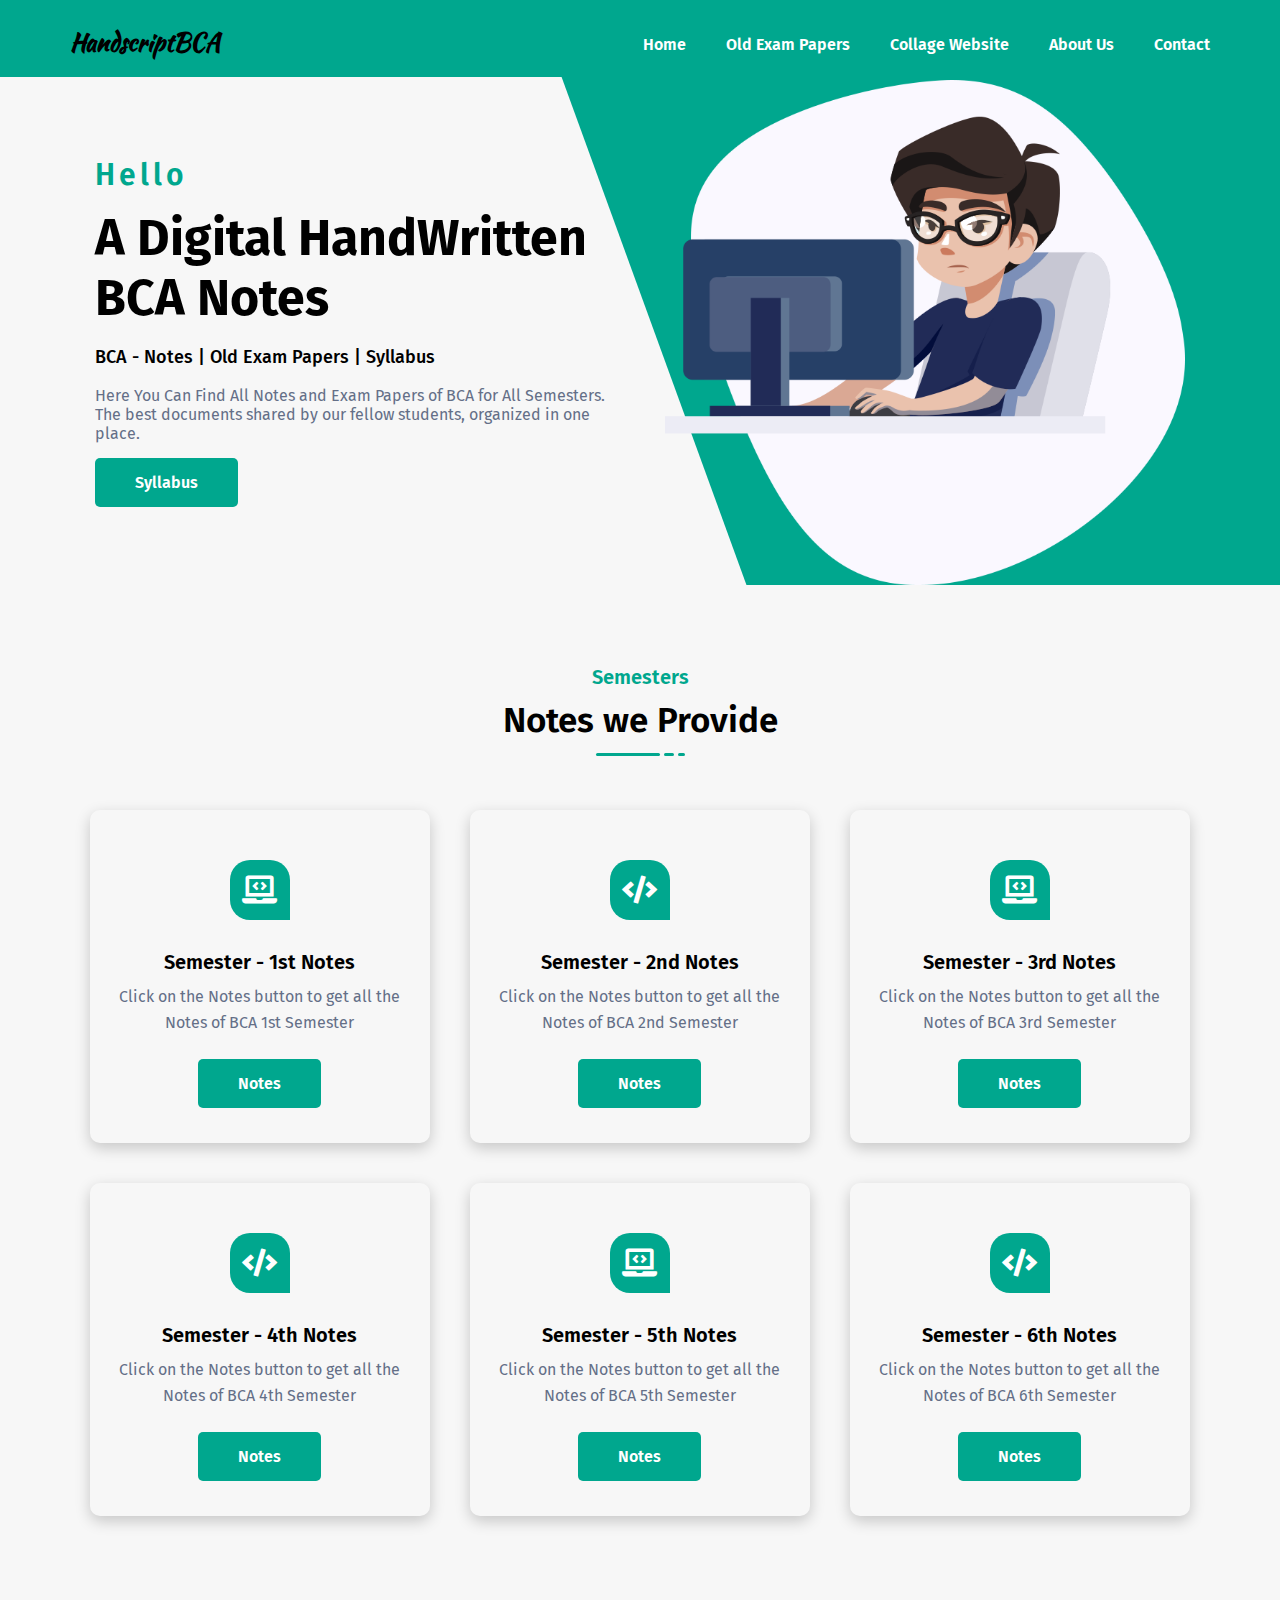
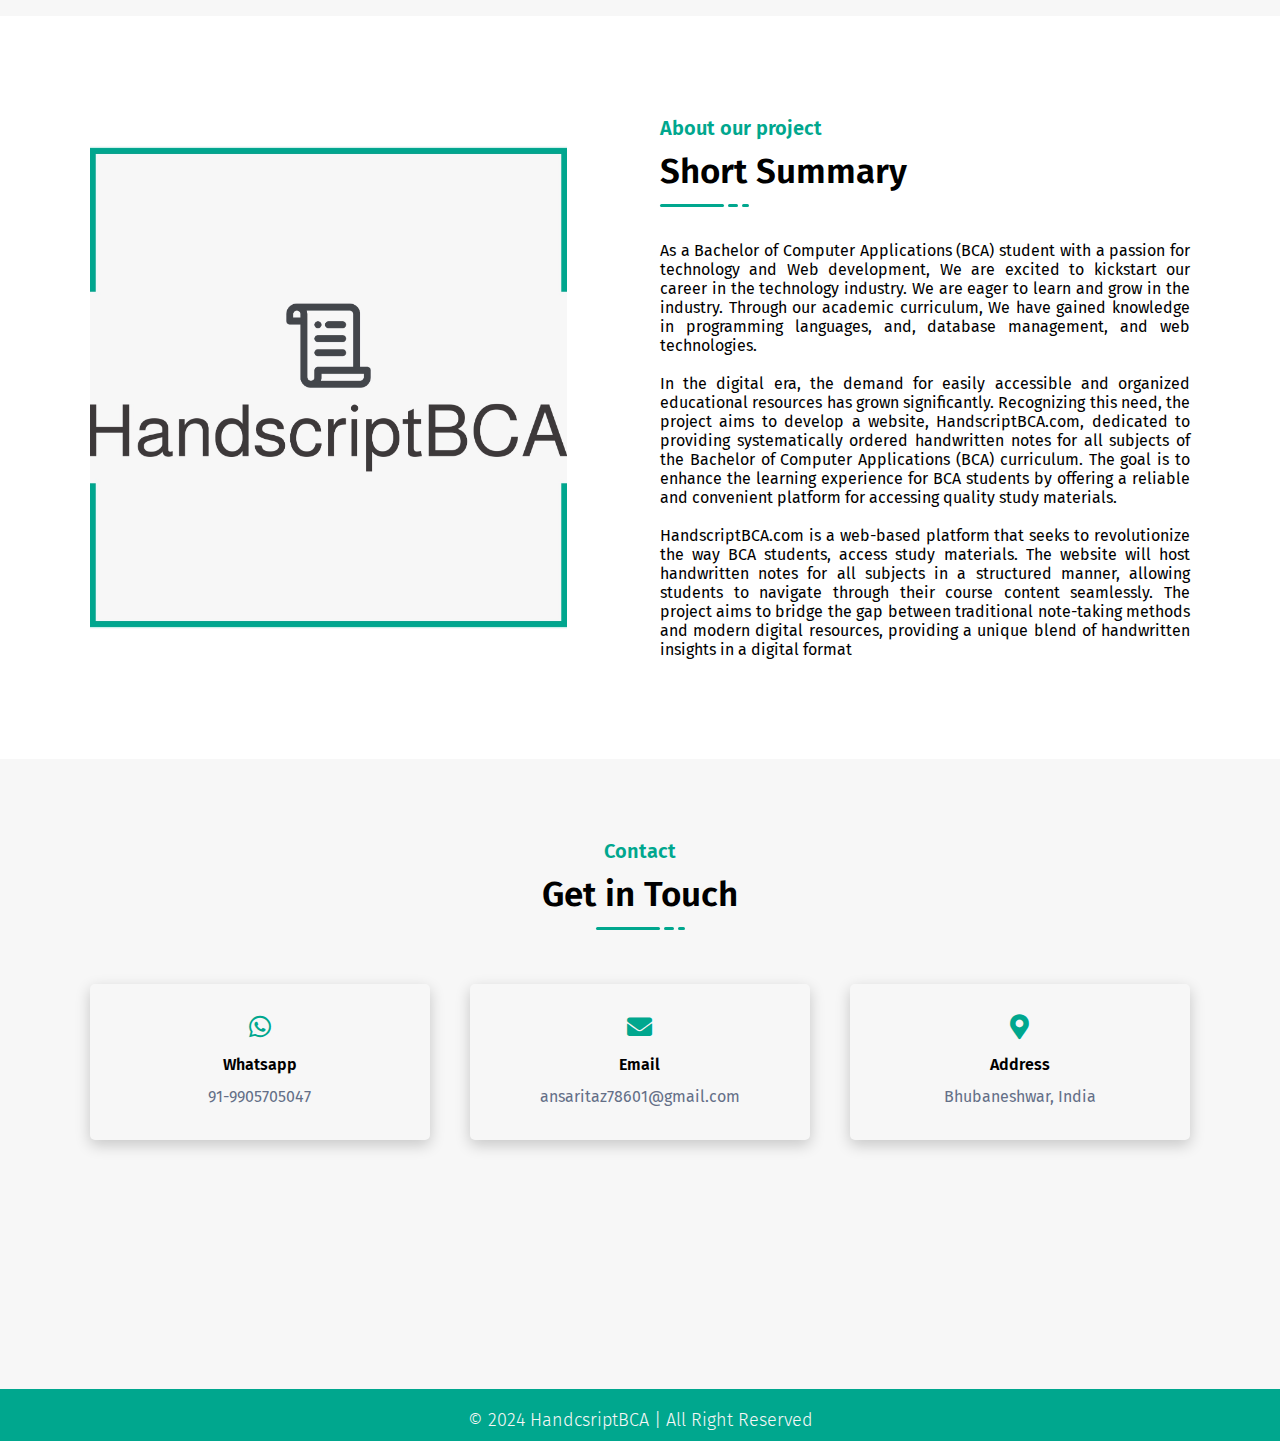
<file: index.html>
<!DOCTYPE html>
<html lang="en">

<head>
    <meta charset="UTF-8">
    <meta http-equiv="X-UA-Compatible" content="IE=edge">
    <meta name="viewport" content="width=device-width, initial-scale=1.0">
    <title>HandscriptBCA</title>
    <link rel="shortcut icon" href="images/logo.png" type="image/x-icon">
    <!--===== Font Awesome =====-->
    <link rel="stylesheet" href="https://cdnjs.cloudflare.com/ajax/libs/font-awesome/5.15.4/css/all.min.css">
    <!--===== Main CSS =====-->
    <link rel="stylesheet" href="style.css">
</head>

<body>
    <!--===== Navbar Start =====-->
    <nav class="navbar header-nav">
        <div class="container">
            <div class="row justify-content-between">
                <div class="logo"><a href="index.html">HandscriptBCA</a></div>
                <div class="links">
                    <ul class="menu">
                        <li class="nav-item"><a href="index.html" class="nav-link active">Home <span></span></a></li>
                        <li class="nav-item"><a href="Old Exam Papers.html" class="nav-link"> Old Exam Papers
                                <span></span></a></li>
                        <li class="nav-item"><a href="https://tact.ac.in" target="_blank"
                                class="nav-link">Collage Website <span></span></a></li>
                        <li class="nav-item"><a href="#about" class="nav-link active">About Us <span></span></a></li>
                        <li class="nav-item"><a href="#contact" class="nav-link active">Contact <span></span></a></li>
                    </ul>
                </div>
                <div class="menu-btn">
                    <i class="fas fa-bars"></i>
                </div>
            </div>
        </div>
    </nav>
    <!--===== Navbar End =====-->
    <!--===== Home Section Start =====-->
    <section class="home-section" id="home">
        
        <div class="container">
            <div class="row align-items-center">
                <div class="home-text">
                    <h4>Hello</h4>
                    <h1>A Digital HandWritten BCA Notes</h1>
                    <span>BCA - Notes | Old Exam Papers | Syllabus</span>
                    <p>Here You Can Find All Notes and Exam Papers of BCA for All Semesters.
                        <br>
                        The best documents shared by our fellow students, organized in one place.
                    </p>
                    <a href="https://drive.google.com/file/d/1M-CuOm_R6BGI1mB3AN7iRJ8bjBTqXdPU/view?usp=drive_link"  class="btn btn-1">Syllabus</a>
                </div>
                <div class="home-image">
                    <div class="img-box">
                        <img src="images/hero.png" alt="">
                    </div>
                </div>
            </div>
        </div>
        <div class="header-hero-shape"></div>
        <!--===== Hero Shape =====-->
    </section>
    <!--===== Home Section End =====-->

    <!--===== Services Section Start =====-->
    <section class="service-section section-padding" id="services">
        <div class="container">
            <div class="row">
                <div class="section-title text-align">
                    <h5 class="sub-title">Semesters</h5>
                    <h3 class="main-title">Notes we Provide</h3>
                    <ul class="line">
                        <li></li>
                        <li></li>
                        <li></li>
                    </ul>
                </div>
                <!--===== Section Title =====-->
            </div>
            <div class="row">
                <!--===== Service Item Start =====-->
    
                <div class="service-item">
                    <div class="service-item-inner">
                        <div class="icon">
                            <i class="fas fa-laptop-code"></i>
                        </div>
                        <h3>Semester - 1st Notes</h3>
                        <p>Click on the Notes button to get all the Notes of BCA 1st Semester</p>
                        <br> <br>
                            <a href="Notes - Semester - 1st.html" class="btn btn-1">Notes</a>
                    </div>
                </div>
                <!--===== Service Item End =====-->
                <!--===== Service Item Start =====-->
                <div class="service-item">
                    <div class="service-item-inner">
                        <div class="icon">
                            <i class="fas fa-code"></i>
                        </div>
                        <h3>Semester - 2nd Notes</h3>
                        <p>Click on the Notes button to get all the Notes of BCA 2nd Semester</p>
                        <br> <br>
                            <a href="Notes - Semester - 2nd.html" class="btn btn-1">Notes</a>
                    </div>
                </div>
                <!--===== Service Item End =====-->
                <!--===== Service Item Start =====-->
                <div class="service-item">
                    <div class="service-item-inner">
                        <div class="icon">
                            <i class="fas fa-laptop-code"></i>
                        </div>
                        <h3>Semester - 3rd Notes</h3>
                        <p>Click on the Notes button to get all the Notes of BCA 3rd Semester</p>
                        <br> <br>
                            <a href="Notes - Semester - 3rd.html" class="btn btn-1">Notes</a>
                    </div>
                </div>
                <!--===== Service Item End =====-->
                <!--===== Service Item Start =====-->
                <div class="service-item">
                    <div class="service-item-inner">
                        <div class="icon">
                            <i class="fas fa-code"></i>
                        </div>
                        <h3>Semester - 4th Notes</h3>
                        <p>Click on the Notes button to get all the Notes of BCA 4th Semester</p>
                        <br> <br>
                            <a href="Notes - Semester - 4th.html" class="btn btn-1">Notes</a>
                    </div>
                </div>
                <!--===== Service Item End =====-->
                <!--===== Service Item Start =====-->
                <div class="service-item">
                    <div class="service-item-inner">
                        <div class="icon">
                            <i class="fas fa-laptop-code"></i>
                        </div>
                        <h3>Semester - 5th Notes</h3>
                        <p>Click on the Notes button to get all the Notes of BCA 5th Semester</p>
                        <br> <br>
                            <a href="Notes - Semester - 5th.html" class="btn btn-1">Notes</a>
                    </div>
                </div>
                <!--===== Service Item End =====-->
                <!--===== Service Item Start =====-->
                <div class="service-item">
                    <div class="service-item-inner">
                        <div class="icon">
                            <i class="fas fa-code"></i>
                        </div>
                        <h3>Semester - 6th Notes</h3>
                        <p>Click on the Notes button to get all the Notes of BCA 6th Semester</p>
                        <br> <br>
                            <a href="Notes - Semester - 6th.html" class="btn btn-1">Notes</a>
                    </div>
                </div>
                <!--===== Service Item End =====-->
            </div>
        </div>
    </section>
    <!--===== Services Section End =====-->

    <!--===== About Section Start =====-->
    <section class="about-section section-padding" id="about">
        <div class="container">
            <div class="row align-items-center justify-content-center">
                <div class="about-image">
                    <div class="img-box">
                        <img src="images/logo.png" alt="">
                       
                    </div>
                </div>
                <div class="about-content">
                    <div class="section-title">
                        <h5 class="sub-title">About our project</h5>
                        <h3 class="main-title">Short Summary</h3>
                        <ul class="line">
                            <li></li>
                            <li></li>
                            <li></li>
                        </ul>
                    </div>
                    <!--===== Section Title =====-->
                    <p>As a Bachelor of Computer Applications (BCA) student with a passion for technology and Web development, We are excited to kickstart our career in the technology industry. We are eager to learn and grow in the industry. Through our academic curriculum, We have gained knowledge in programming languages, and, database management, and web technologies.
                        <br><br>
                        In the digital era, the demand for easily accessible and organized educational resources has grown significantly. Recognizing this need, the project aims to develop a website, HandscriptBCA.com, dedicated to providing systematically ordered handwritten notes for all subjects of the Bachelor of Computer Applications (BCA) curriculum. The goal is to enhance the learning experience for BCA students by offering a reliable and convenient platform for accessing quality study materials.
                        <br> <br>
                        HandscriptBCA.com is a web-based platform that seeks to revolutionize the way BCA students, access study materials. The website will host handwritten notes for all subjects in a structured manner, allowing students to navigate through their course content seamlessly. The project aims to bridge the gap between traditional note-taking methods and modern digital resources, providing a unique blend of handwritten insights in a digital format</p>
            
                </div>
            </div>
        </div>
    </section>
    <!--===== About Section End =====-->

    <!--===== Contact Section Start =====-->
    <section class="contact-section section-padding" id="contact">
        <div class="container">
            <div class="row">
                <div class="section-title text-align">
                    <h5 class="sub-title">Contact</h5>
                    <h3 class="main-title">Get in Touch</h3>
                    <ul class="line">
                        <li></li>
                        <li></li>
                        <li></li>
                    </ul>
                </div>
                <!--===== Section Title =====-->
            </div>
            <div class="row">
                <!--===== contact item start =====-->
                <div class="contact-item">
                    <div class="contact-item-inner">
                        <a href="https://api.whatsapp.com/send?phone=919096453119">
                        <i class="fab fa-whatsapp"></i>
                        <span>Whatsapp</span>
                        <p>91-9905705047</p>
                    </a>
                    </div>
                </div>
                <!--===== contact item end =====-->
                <!--===== contact item start =====-->
                <div class="contact-item">
                    <div class="contact-item-inner">
                        <a href="mailto:yashd4025@gmail.com">
                        <i class="fas fa-envelope"></i>
                        <span>Email</span>
                        <p>ansaritaz78601@gmail.com</p>
                    </a>
                    </div>
                </div>
                <!--===== contact item end =====-->
                <!--===== contact item start =====-->
                <div class="contact-item">
                    <div class="contact-item-inner">
                        <i class="fas fa-map-marker-alt"></i>
                        <span>Address</span>
                        <p>Bhubaneshwar, India</p>
                    </div>
                </div>
                <!--===== contact item end =====-->
            </div>
            <!--===== Contact Form =====-->
         
        </div>
    </section>
    <!--===== Contact Section End =====-->
    <!--===== Footer Section Start =====-->
    <footer class="footer">
        <div class="container">
            <div class="row justify-content-center">
                <p class="copyright-text">&copy; 2024 HandcsriptBCA | All Right Reserved</p>
            </div>
        </div>
    </footer>
    <!--===== Footer Section End =====-->
    <!--===== Main JS =====-->
    <script src="doc.js"></script>
</body>

</html>
</file>
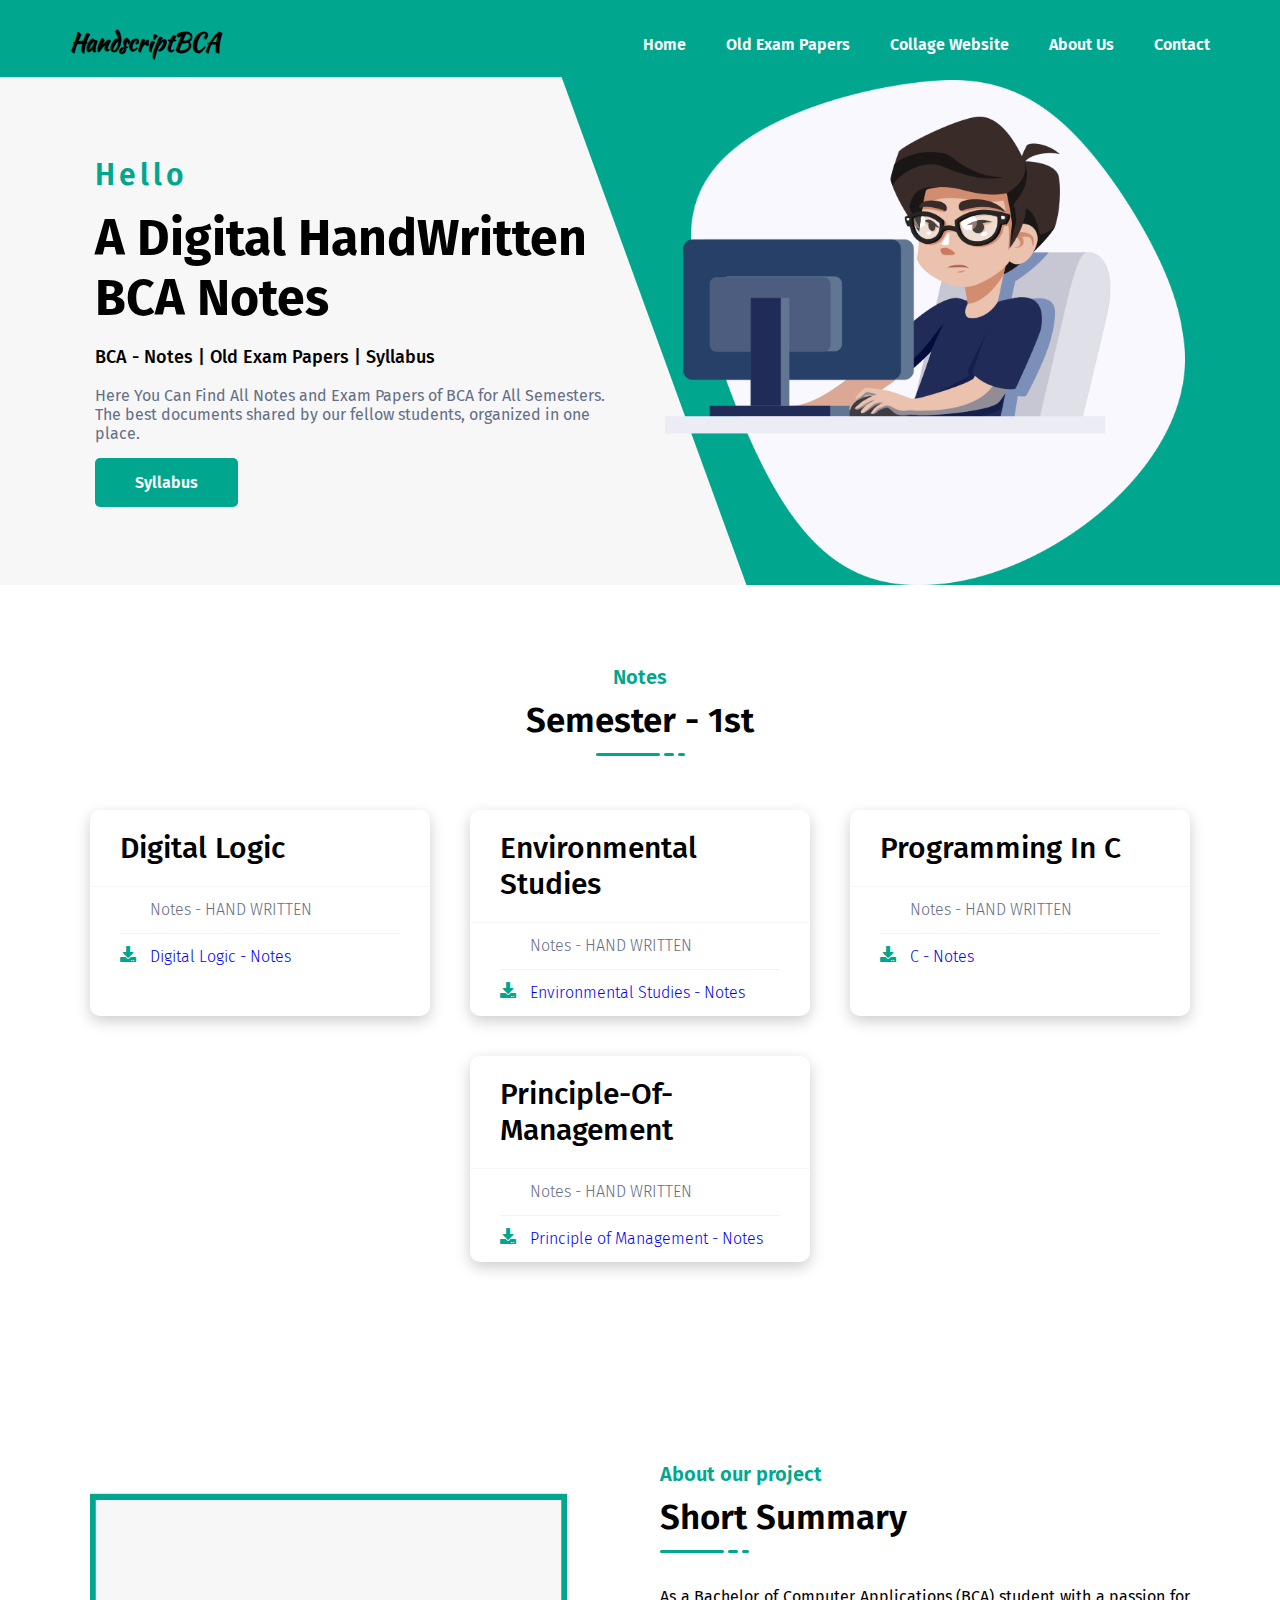
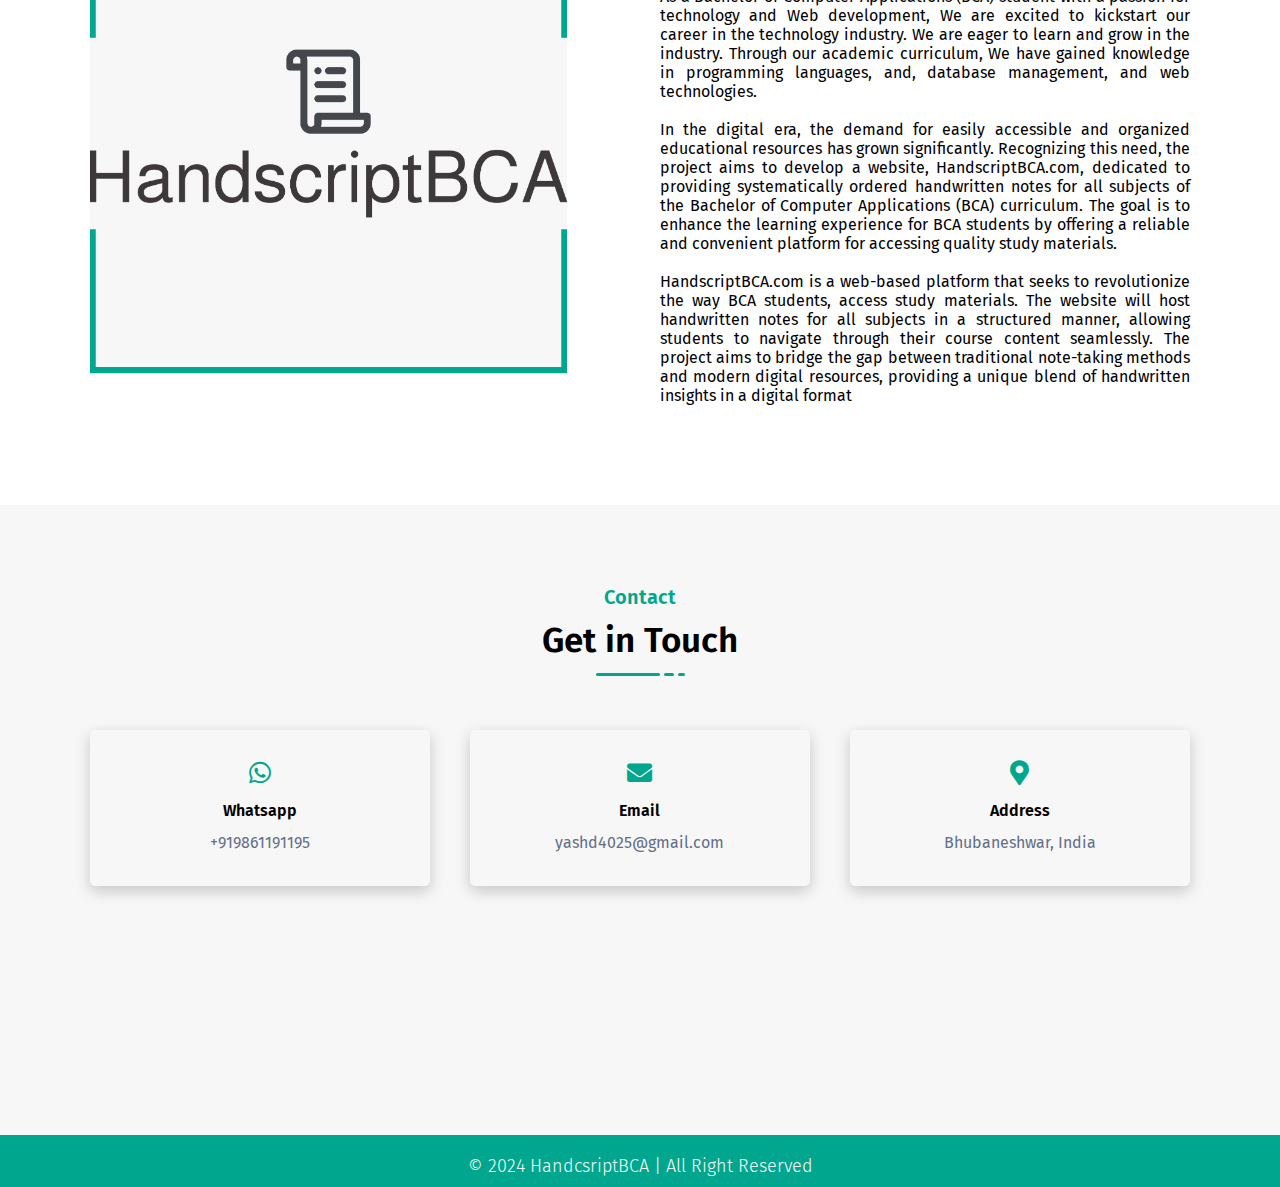
<file: Notes - Semester - 1st.html>
<!DOCTYPE html>
<html lang="en">

<head>
    <meta charset="UTF-8">
    <meta http-equiv="X-UA-Compatible" content="IE=edge">
    <meta name="viewport" content="width=device-width, initial-scale=1.0">
    <title>Notes - Semester - 1st</title>

    <link rel="shortcut icon" href="/images/logo.png" type="image/x-icon">

    <link rel="stylesheet" href="https://unicons.iconscout.com/release/v4.0.0/css/line.css">
    <!--===== Font Awesome =====-->
    <link rel="stylesheet" href="https://cdnjs.cloudflare.com/ajax/libs/font-awesome/5.15.4/css/all.min.css">
    <!--===== Main CSS =====-->
    <link rel="stylesheet" href="style.css">
</head>

<body>
    <!--===== Navbar Start =====-->
    <nav class="navbar">
        <div class="container">
            <div class="row justify-content-between">
                <div class="logo"><a href="index.html">HandscriptBCA</a></div>
                <div class="links">
                    <ul class="menu">
                        <li class="nav-item"><a href="index.html" class="nav-link active">Home <span></span></a></li>
                        <li class="nav-item"><a href="Old Exam Papers.html" class="nav-link"> Old Exam Papers
                                <span></span></a></li>
                        <li class="nav-item"><a href="https://tact.ac.in" target="_blank"
                                class="nav-link">Collage Website <span></span></a></li>
                        <li class="nav-item"><a href="#about" class="nav-link active">About Us <span></span></a></li>
                        <li class="nav-item"><a href="#contact" class="nav-link active">Contact <span></span></a></li>
                    </ul>
                </div>
                <div class="menu-btn">
                    <i class="fas fa-bars"></i>
                </div>
            </div>
        </div>
    </nav>
    <!--===== Navbar End =====-->
    <!--===== Home Section Start =====-->
    <section class="home-section" id="home">
       
        <div class="container">
            <div class="row align-items-center">
                <div class="home-text">
                    <h4>Hello</h4>
                    <h1>A Digital HandWritten BCA Notes</h1>
                    <span>BCA - Notes | Old Exam Papers | Syllabus</span>
                    <p>Here You Can Find All Notes and Exam Papers of BCA for All Semesters.
                        <br>
                        The best documents shared by our fellow students, organized in one place.
                    </p>
                    <a href="https://drive.google.com/u/0/uc?id=1bclN5xqWlThTwykzbBNwJBSwlCaGIdSj&export=download"  class="btn btn-1">Syllabus</a>
                </div>
                <div class="home-image">
                    <div class="img-box">
                        <img src="images/hero.png" alt="">
                    </div>
                </div>
            </div>
        </div>
        <div class="header-hero-shape"></div>
        <!--===== Hero Shape =====-->
    </section>
    <!--===== Home Section End =====-->

    <!--===== Pricing Section Start =====-->
    <section class="pricing section-padding" id="pricing">
        <div class="container">
            <div class="row">
                <div class="section-title text-align">
                    <h5 class="sub-title">Notes</h5>
                    <h3 class="main-title">Semester - 1st</h3>
                    <ul class="line">
                        <li></li>
                        <li></li>
                        <li></li>
                    </ul>
                </div>
                <!--===== Section Title =====-->
            </div>
            <div class="row justify-content-center">
                <div class="pricing-item">
                    <div class="pricing-plan">
                        <div class="pricing-header">
                            <h3>Digital Logic</h3>
                        </div>                    
                        <div class="pricing-body">
                            <ul>
                                <li>Notes - HAND WRITTEN</li>
                                <li><a href="https://drive.google.com/file/d/1jydMJRDbKzHCpY7u6t6pPq-EjKCfIZxK/view?usp=drivesdk "><i class="fa fa-download"></i>Digital Logic - Notes</a></li>
                                </ul>
                        </div>
                    </div>
                </div>

                <div class="pricing-item">
                    <div class="pricing-plan">
                        <div class="pricing-header">
                            <h3>Environmental Studies</h3>
                        </div>
                        <div class="pricing-body">
                            <ul>    
                                <li>Notes - HAND WRITTEN</li> 
                                <li><a href="https://drive.google.com/file/d/1g2wItp7zwntIaFJcBrTrIY4w5b6OSdSK/view?usp=drivesdk"><i class="fa fa-download"></i>Environmental Studies - Notes</a></li>
                            </ul>
                        </div>
                    </div>
                </div>

                <div class="pricing-item">
                    <div class="pricing-plan">
                        <div class="pricing-header">
                            <h3>Programming in C</h3>
                        </div>
                        <div class="pricing-body">
                            <ul>
                                <li>Notes - HAND WRITTEN</li>
                                <li><a href="https://drive.google.com/u/0/uc?id=1IUh8dtb-4h_JORbIQdcGynTz-bOEFl1t&export=download"><i class="fa fa-download"></i>C - Notes</a></li>
                            </ul>
                        </div>
                    </div>
                </div>

                <div class="pricing-item">
                    <div class="pricing-plan">
                        <div class="pricing-header">
                            <h3> Principle-of-Management</h3>
                        </div>
                        <div class="pricing-body">
                            <ul>
                                <li>Notes - HAND WRITTEN</li>
                               
                                <li><a href="//drive.google.com/file/d/1f70BshZxJS5AXNvLG2ncea7V89kx_xgX/view?usp=drivesdk"><i class="fa fa-download"></i>Principle of Management - Notes</a></li>
                                
                            </ul>
                        </div>
                    </div>
                </div>
            </div>
        </div>
    </section>
    <!--===== Pricing Section End =====-->

    <!--===== About Section Start =====-->
    <section class="about-section section-padding" id="about">
        <div class="container">
            <div class="row align-items-center justify-content-center">
                <div class="about-image">
                    <div class="img-box">
                        <img src="images/logo.png" alt="">
                       
                    </div>
                </div>
                <div class="about-content">
                    <div class="section-title">
                        <h5 class="sub-title">About our project</h5>
                        <h3 class="main-title">Short Summary</h3>
                        <ul class="line">
                            <li></li>
                            <li></li>
                            <li></li>
                        </ul>
                    </div>
                    <!--===== Section Title =====-->
                    <p>As a Bachelor of Computer Applications (BCA) student with a passion for technology and Web development, We are excited to kickstart our career in the technology industry. We are eager to learn and grow in the industry. Through our academic curriculum, We have gained knowledge in programming languages, and, database management, and web technologies.
                        <br><br>
                        In the digital era, the demand for easily accessible and organized educational resources has grown significantly. Recognizing this need, the project aims to develop a website, HandscriptBCA.com, dedicated to providing systematically ordered handwritten notes for all subjects of the Bachelor of Computer Applications (BCA) curriculum. The goal is to enhance the learning experience for BCA students by offering a reliable and convenient platform for accessing quality study materials.
                        <br> <br>
                        HandscriptBCA.com is a web-based platform that seeks to revolutionize the way BCA students, access study materials. The website will host handwritten notes for all subjects in a structured manner, allowing students to navigate through their course content seamlessly. The project aims to bridge the gap between traditional note-taking methods and modern digital resources, providing a unique blend of handwritten insights in a digital format</p>
                </div>
            </div>
        </div>
    </section>
    <!--===== About Section End =====-->

    <!--===== Contact Section Start =====-->
    <section class="contact-section section-padding" id="contact">
        <div class="container">
            <div class="row">
                <div class="section-title text-align">
                    <h5 class="sub-title">Contact</h5>
                    <h3 class="main-title">Get in Touch</h3>
                    <ul class="line">
                        <li></li>
                        <li></li>
                        <li></li>
                    </ul>
                </div>
                <!--===== Section Title =====-->
            </div>
            <div class="row">
                <!--===== contact item start =====-->
                <div class="contact-item">
                    <div class="contact-item-inner">
                        <a href="https://api.whatsapp.com/send?phone=919096453119">
                        <i class="fab fa-whatsapp"></i>
                        <span>Whatsapp</span>
                        <p>+919861191195</p>
                    </a>
                    </div>
                </div>
                <!--===== contact item end =====-->
                <!--===== contact item start =====-->
                <div class="contact-item">
                    <div class="contact-item-inner">
                        <a href="mailto:yashd4025@gmail.com">
                        <i class="fas fa-envelope"></i>
                        <span>Email</span>
                        <p>yashd4025@gmail.com</p>
                    </a>
                    </div>
                </div>
                <!--===== contact item end =====-->
                <!--===== contact item start =====-->
                <div class="contact-item">
                    <div class="contact-item-inner">
                        <i class="fas fa-map-marker-alt"></i>
                        <span>Address</span>
                        <p>Bhubaneshwar, India</p>
                    </div>
                </div>
                <!--===== contact item end =====-->
            </div>
            <!--===== Contact Form =====-->
         
        </div>
    </section>
    <!--===== Contact Section End =====-->
    <!--===== Footer Section Start =====-->
    <footer class="footer">
        <div class="container">
            <div class="row justify-content-center">
                <p class="copyright-text">&copy; 2024 HandcsriptBCA | All Right Reserved</p>
            </div>
        </div>
    </footer>
    <!--===== Footer Section End =====-->
    <!--===== Main JS =====-->
    <script src="doc.js"></script>
</body>

</html>
</file>
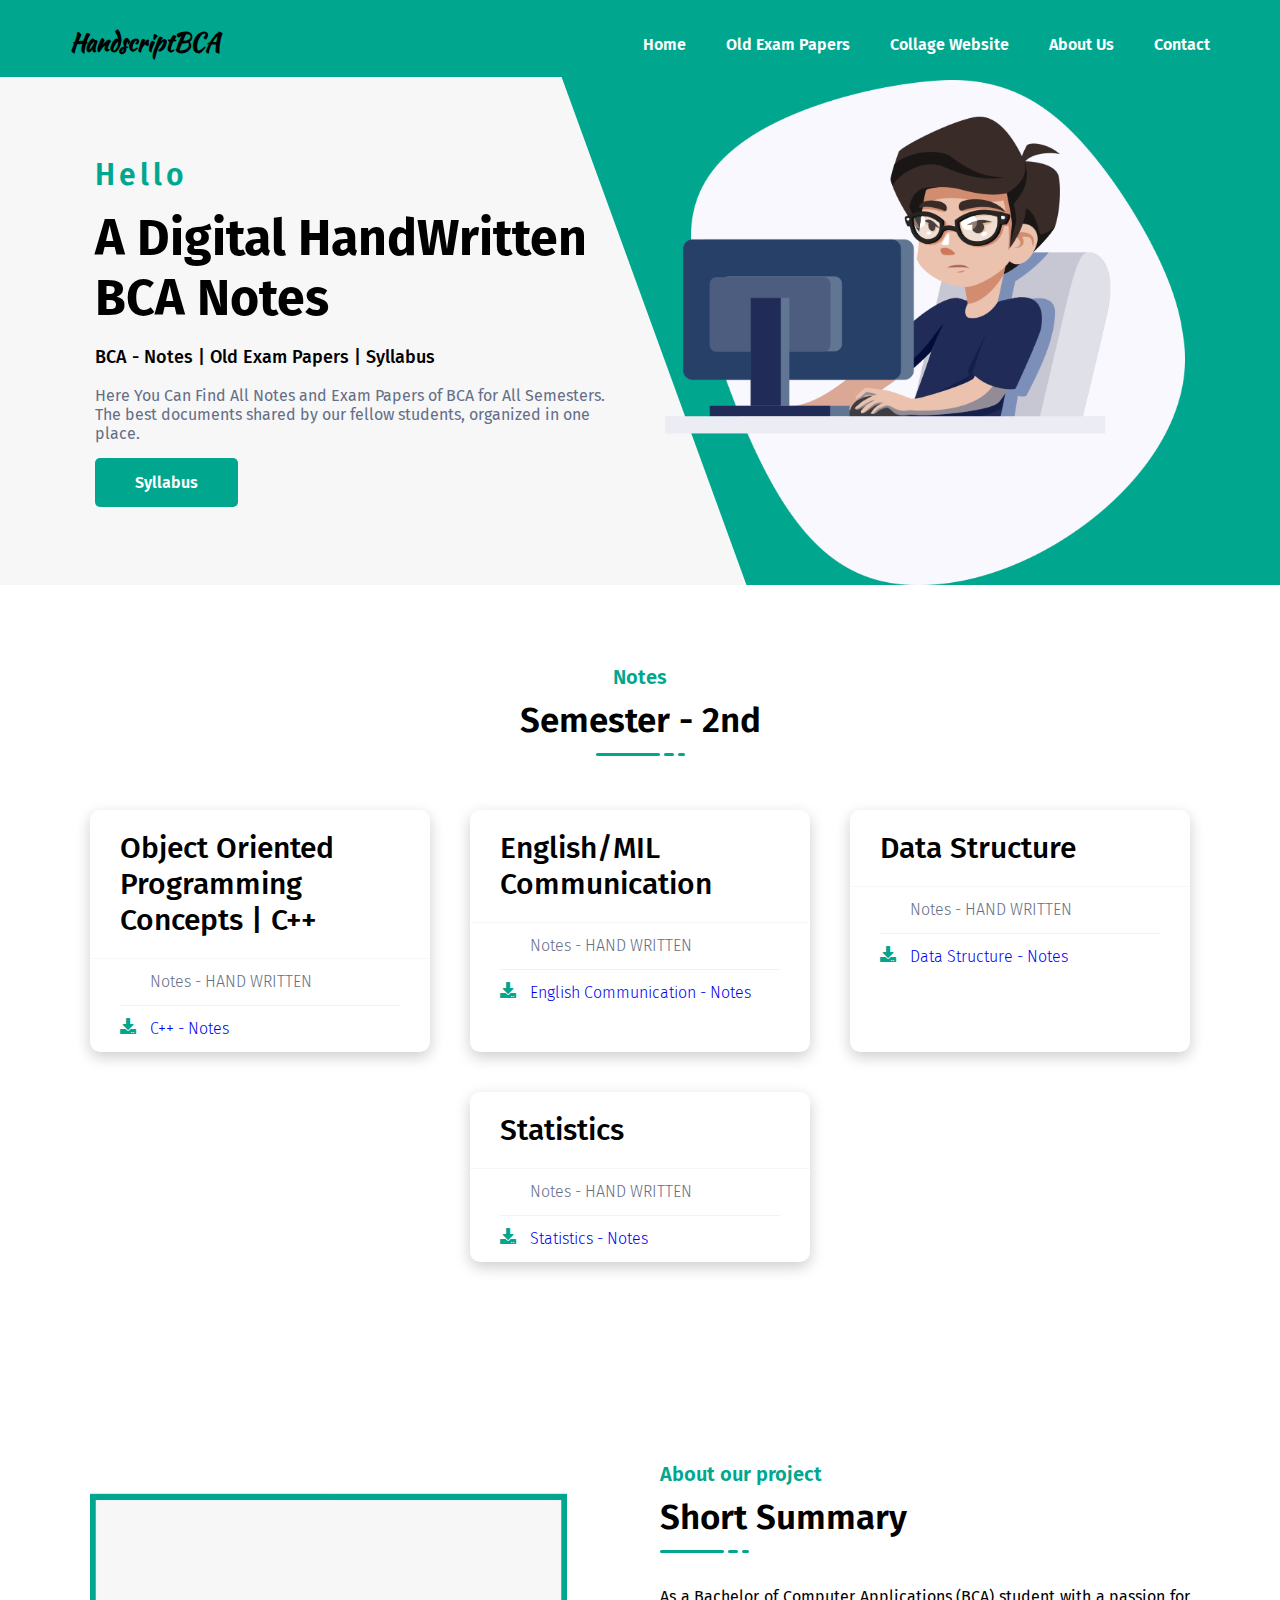
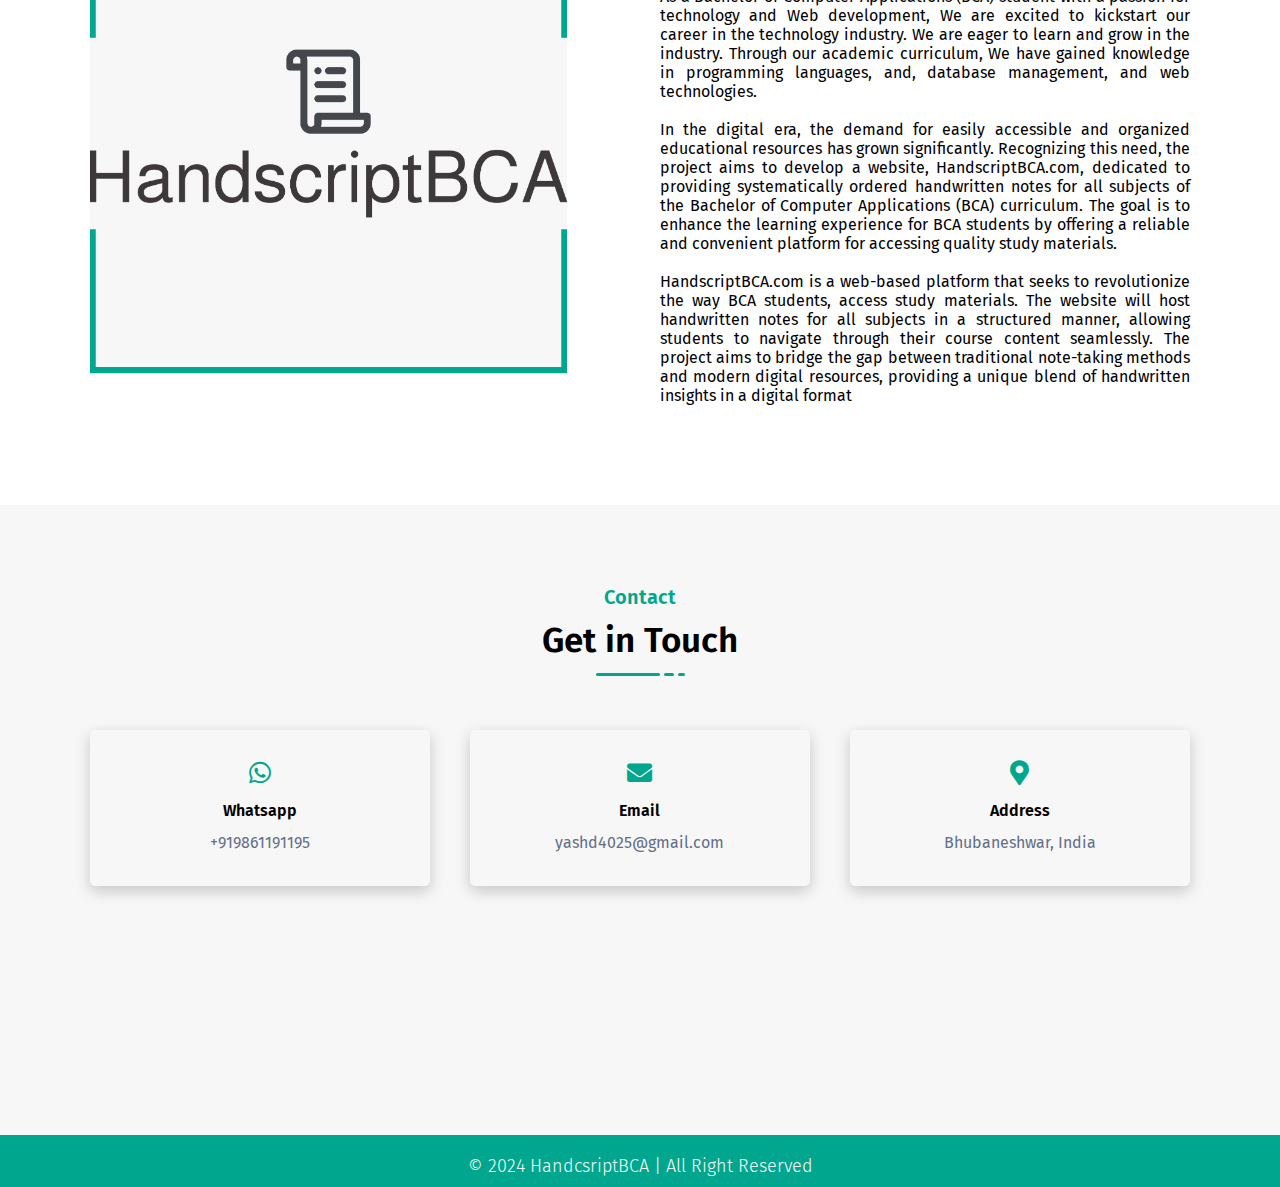
<file: Notes - Semester - 2nd.html>
<!DOCTYPE html>
<html lang="en">

<head>
    <meta charset="UTF-8">
    <meta http-equiv="X-UA-Compatible" content="IE=edge">
    <meta name="viewport" content="width=device-width, initial-scale=1.0">
    <title>Notes - Semester - 2nd</title>

    <link rel="shortcut icon" href="/images/logo.png" type="image/x-icon">

    <link rel="stylesheet" href="https://unicons.iconscout.com/release/v4.0.0/css/line.css">
    <!--===== Font Awesome =====-->
    <link rel="stylesheet" href="https://cdnjs.cloudflare.com/ajax/libs/font-awesome/5.15.4/css/all.min.css">
    <!--===== Main CSS =====-->
    <link rel="stylesheet" href="style.css">
</head>

<body>
    <!--===== Navbar Start =====-->
    <nav class="navbar">
        <div class="container">
            <div class="row justify-content-between">
                <div class="logo"><a href="index.html">HandscriptBCA</a></div>
                <div class="links">
                    <ul class="menu">
                        <li class="nav-item"><a href="index.html" class="nav-link active">Home <span></span></a></li>
                        <li class="nav-item"><a href="Old Exam Papers.html" class="nav-link"> Old Exam Papers
                                <span></span></a></li>
                        <li class="nav-item"><a href="https://tact.ac.in" target="_blank"
                                class="nav-link">Collage Website <span></span></a></li>
                        <li class="nav-item"><a href="#about" class="nav-link active">About Us <span></span></a></li>
                        <li class="nav-item"><a href="#contact" class="nav-link active">Contact <span></span></a></li>
                    </ul>
                </div>
                <div class="menu-btn">
                    <i class="fas fa-bars"></i>
                </div>
            </div>
        </div>
    </nav>
    <!--===== Navbar End =====-->
    <!--===== Home Section Start =====-->
    <section class="home-section" id="home">
        
        <div class="container">
            <div class="row align-items-center">
                <div class="home-text">
                    <h4>Hello</h4>
                    <h1>A Digital HandWritten BCA Notes</h1>
                    <span>BCA - Notes | Old Exam Papers | Syllabus</span>
                    <p>Here You Can Find All Notes and Exam Papers of BCA for All Semesters.
                        <br>
                        The best documents shared by our fellow students, organized in one place.
                    </p>
                    <a href="https://drive.google.com/u/0/uc?id=1bclN5xqWlThTwykzbBNwJBSwlCaGIdSj&export=download"  class="btn btn-1">Syllabus</a>
                </div>
                <div class="home-image">
                    <div class="img-box">
                        <img src="images/hero.png" alt="">
                    </div>
                </div>
            </div>
        </div>
        <div class="header-hero-shape"></div>
        <!--===== Hero Shape =====-->
    </section>
    <!--===== Home Section End =====-->

    <!--===== Pricing Section Start =====-->
    <section class="pricing section-padding" id="pricing">
        <div class="container">
            <div class="row">
                <div class="section-title text-align">
                    <h5 class="sub-title">Notes</h5>
                    <h3 class="main-title">Semester - 2nd</h3>
                    <ul class="line">
                        <li></li>
                        <li></li>
                        <li></li>
                    </ul>
                </div>
                <!--===== Section Title =====-->
            </div>
            <div class="row justify-content-center">
                <div class="pricing-item">
                    <div class="pricing-plan">
                        <div class="pricing-header">
                            <h3>Object Oriented Programming Concepts | C++</h3>
                        </div>
                        <div class="pricing-body">
                            <ul>
                                <li>Notes - HAND WRITTEN</li>
                                <li><a href="https://drive.google.com/file/d/1pfqYBDoD0C_DtsbY5fjfuqcYxPmT-5wD/view?usp=drivesdk"><i class="fa fa-download"></i>C++ - Notes</a></li>
                            </ul>
                        </div>
                    </div>
                </div>

                <div class="pricing-item">
                    <div class="pricing-plan">
                        <div class="pricing-header">
                            <h3>English/MIL Communication</h3>
                        </div>
                        <div class="pricing-body">
                            <ul>
                               <li>Notes - HAND WRITTEN</li>
                               
                                <li><a href="https://drive.google.com/file/d/1ghrR88aAHN4TCDTkeN8_TNl_JM08y4JC/view?usp=drivesdk"><i class="fa fa-download"></i>English Communication - Notes</a></li>
                                
                               </ul>
                        </div>
                    </div>
                </div>

                <div class="pricing-item">
                    <div class="pricing-plan">
                        <div class="pricing-header">
                            <h3>Data Structure</h3>
                        </div>
                        <div class="pricing-body">
                            <ul>
                                <li>Notes - HAND WRITTEN</li>
                               
                                <li><a href="https://drive.google.com/file/d/1gcKLEzT81zhYt5Dq2nAyYBabZJ8ZvnqC/view?usp=drivesdk"><i class="fa fa-download"></i>Data Structure - Notes</a></li>

                             </ul>
                        </div>
                    </div>
                </div>

                <div class="pricing-item">
                    <div class="pricing-plan">
                        <div class="pricing-header">
                            <h3>Statistics</h3>
                        </div>
                        <div class="pricing-body">
                            <ul>
                                <li>Notes - HAND WRITTEN</li>
                                
                                <li><a href="https://drive.google.com/file/d/1ghUmA7cV_nw2ZTHUt09oWYTcN_KKn5b7/view?usp=drivesdk"><i class="fa fa-download"></i>Statistics - Notes</a></li>
                                
                            </ul>
                        </div>
                    </div>
                </div>
            </div>
        </div>
    </section>
    <!--===== Pricing Section End =====-->

    <!--===== About Section Start =====-->
    <section class="about-section section-padding" id="about">
        <div class="container">
            <div class="row align-items-center justify-content-center">
                <div class="about-image">
                    <div class="img-box">
                        <img src="images/logo.png" alt="">
                       
                    </div>
                </div>
                <div class="about-content">
                    <div class="section-title">
                        <h5 class="sub-title">About our project</h5>
                        <h3 class="main-title">Short Summary</h3>
                        <ul class="line">
                            <li></li>
                            <li></li>
                            <li></li>
                        </ul>
                    </div>
                    <!--===== Section Title =====-->
                    <p>As a Bachelor of Computer Applications (BCA) student with a passion for technology and Web development, We are excited to kickstart our career in the technology industry. We are eager to learn and grow in the industry. Through our academic curriculum, We have gained knowledge in programming languages, and, database management, and web technologies.
                        <br><br>
                        In the digital era, the demand for easily accessible and organized educational resources has grown significantly. Recognizing this need, the project aims to develop a website, HandscriptBCA.com, dedicated to providing systematically ordered handwritten notes for all subjects of the Bachelor of Computer Applications (BCA) curriculum. The goal is to enhance the learning experience for BCA students by offering a reliable and convenient platform for accessing quality study materials.
                        <br> <br>
                        HandscriptBCA.com is a web-based platform that seeks to revolutionize the way BCA students, access study materials. The website will host handwritten notes for all subjects in a structured manner, allowing students to navigate through their course content seamlessly. The project aims to bridge the gap between traditional note-taking methods and modern digital resources, providing a unique blend of handwritten insights in a digital format</p>
            
                </div>
            </div>
        </div>
    </section>
    <!--===== About Section End =====-->

    <!--===== Contact Section Start =====-->
    <section class="contact-section section-padding" id="contact">
        <div class="container">
            <div class="row">
                <div class="section-title text-align">
                    <h5 class="sub-title">Contact</h5>
                    <h3 class="main-title">Get in Touch</h3>
                    <ul class="line">
                        <li></li>
                        <li></li>
                        <li></li>
                    </ul>
                </div>
                <!--===== Section Title =====-->
            </div>
            <div class="row">
                <!--===== contact item start =====-->
                <div class="contact-item">
                    <div class="contact-item-inner">
                        <a href="https://api.whatsapp.com/send?phone=919096453119">
                        <i class="fab fa-whatsapp"></i>
                        <span>Whatsapp</span>
                        <p>+919861191195</p>
                    </a>
                    </div>
                </div>
                <!--===== contact item end =====-->
                <!--===== contact item start =====-->
                <div class="contact-item">
                    <div class="contact-item-inner">
                        <a href="mailto:yashd4025@gmail.com">
                        <i class="fas fa-envelope"></i>
                        <span>Email</span>
                        <p>yashd4025@gmail.com</p>
                    </a>
                    </div>
                </div>
                <!--===== contact item end =====-->
                <!--===== contact item start =====-->
                <div class="contact-item">
                    <div class="contact-item-inner">
                        <i class="fas fa-map-marker-alt"></i>
                        <span>Address</span>
                        <p>Bhubaneshwar, India</p>
                    </div>
                </div>
                <!--===== contact item end =====-->
            </div>
            <!--===== Contact Form =====-->
         
        </div>
    </section>
    <!--===== Contact Section End =====-->
    <!--===== Footer Section Start =====-->
    <footer class="footer">
        <div class="container">
            <div class="row justify-content-center">
                <p class="copyright-text">&copy; 2024 HandcsriptBCA | All Right Reserved</p>
            </div>
        </div>
    </footer>
    <!--===== Footer Section End =====-->
    <!--===== Main JS =====-->
    <script src="doc.js"></script>
</body>

</html>
</file>
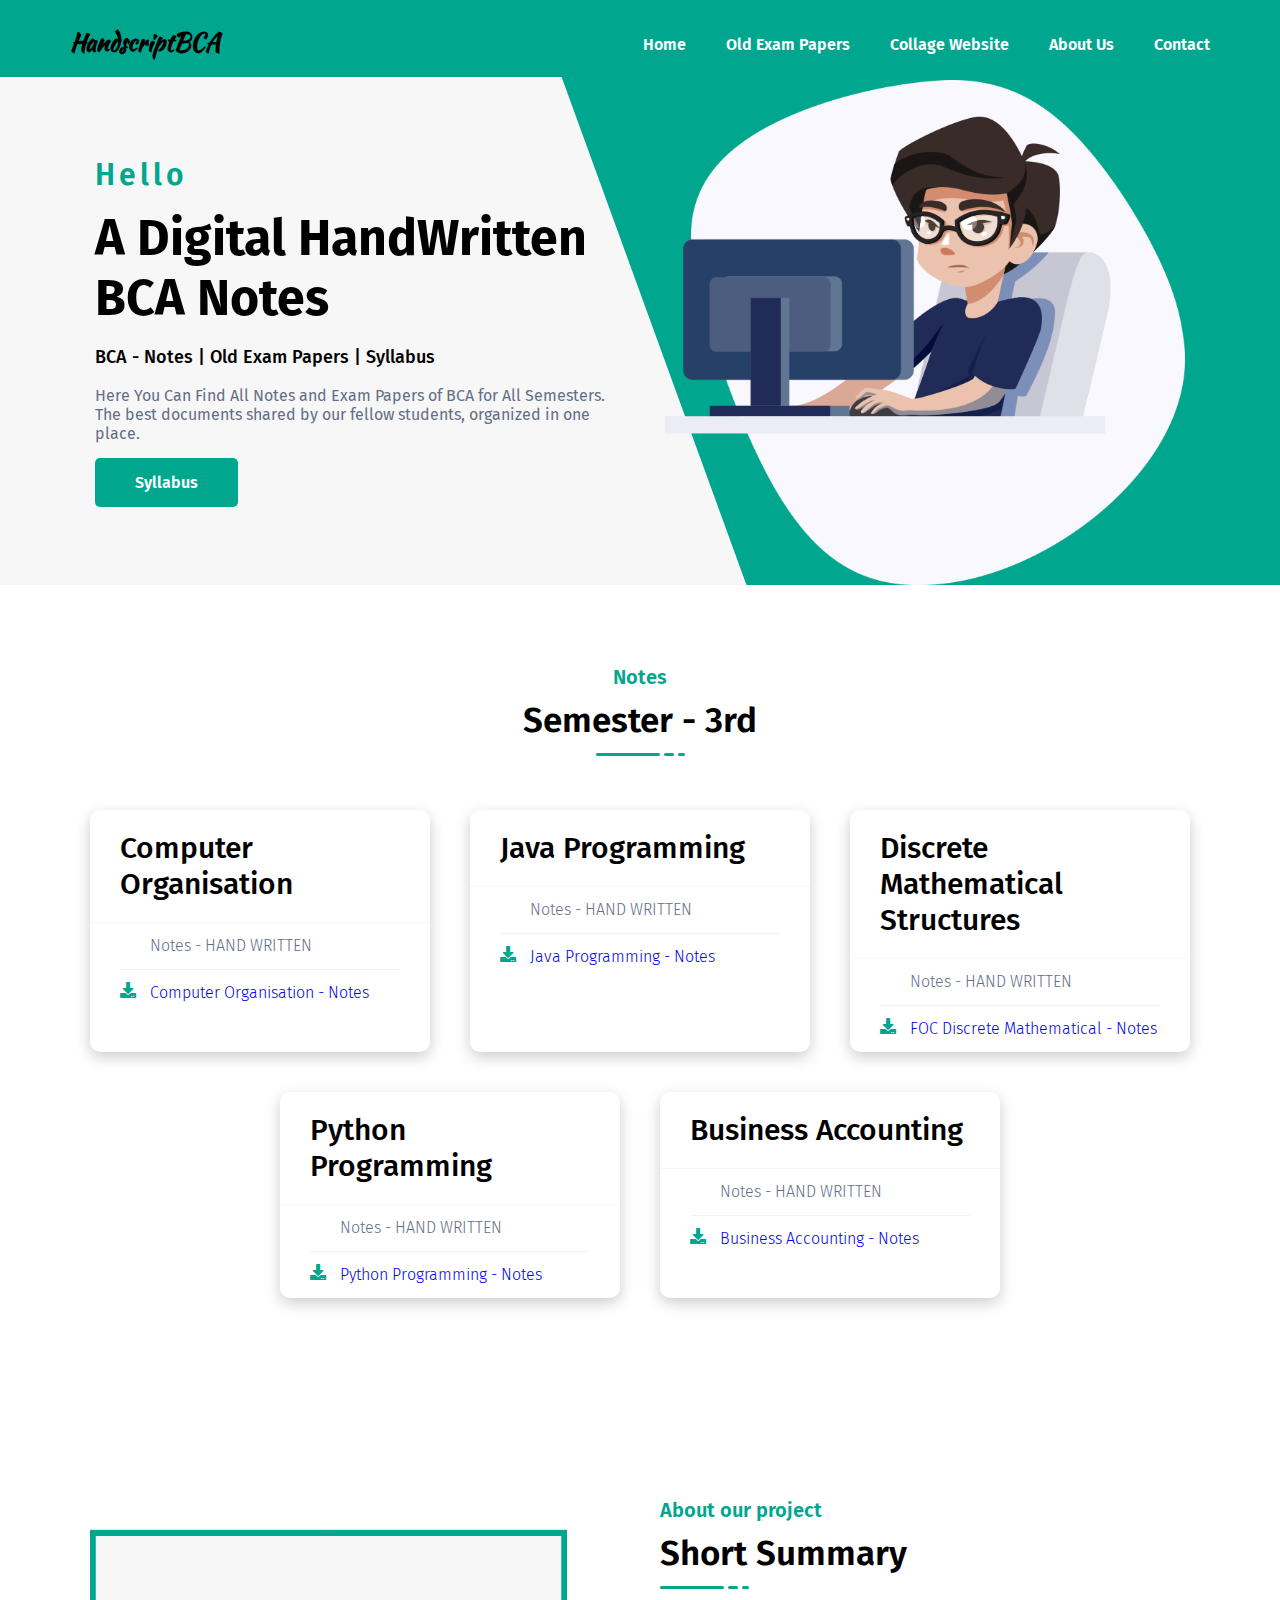
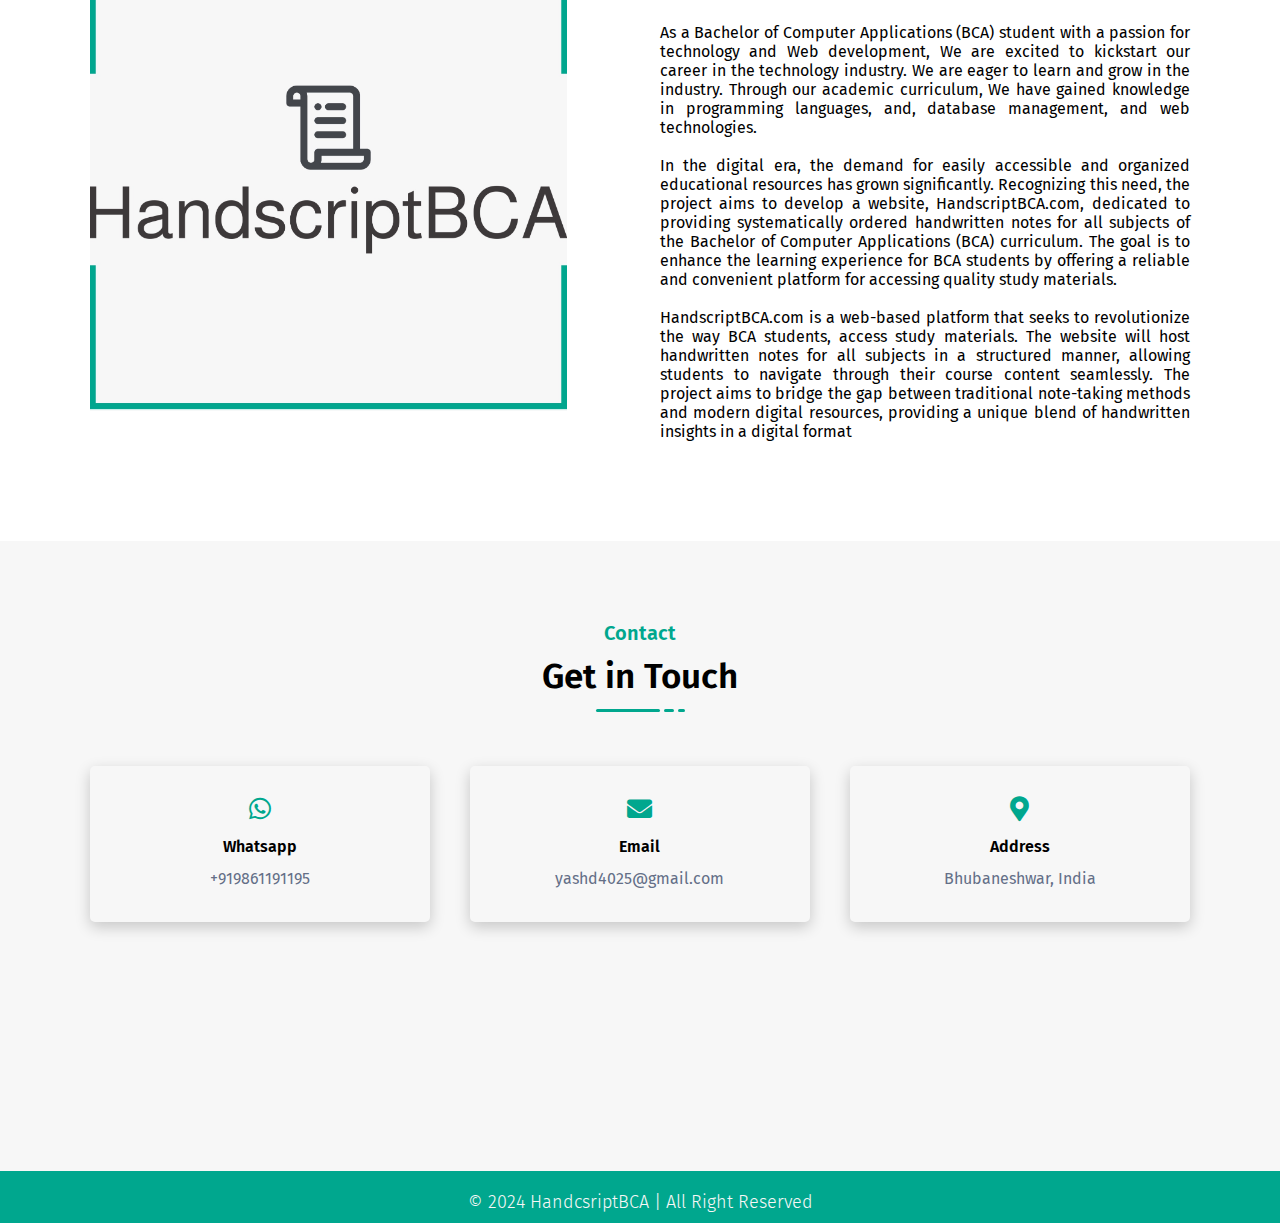
<file: Notes - Semester - 3rd.html>
<!DOCTYPE html>
<html lang="en">

<head>
    <meta charset="UTF-8">
    <meta http-equiv="X-UA-Compatible" content="IE=edge">
    <meta name="viewport" content="width=device-width, initial-scale=1.0">
    <title>Notes - Semester - 3rd</title>

    <link rel="shortcut icon" href="/images/logo.png" type="image/x-icon">

    <link rel="stylesheet" href="https://unicons.iconscout.com/release/v4.0.0/css/line.css">
    <!--===== Font Awesome =====-->
    <link rel="stylesheet" href="https://cdnjs.cloudflare.com/ajax/libs/font-awesome/5.15.4/css/all.min.css">
    <!--===== Main CSS =====-->
    <link rel="stylesheet" href="style.css">
</head>

<body>
    <!--===== Navbar Start =====-->
    <nav class="navbar">
        <div class="container">
            <div class="row justify-content-between">
                <div class="logo"><a href="index.html">HandscriptBCA</a></div>
                <div class="links">
                    <ul class="menu">
                        <li class="nav-item"><a href="index.html" class="nav-link active">Home <span></span></a></li>
                        <li class="nav-item"><a href="Old Exam Papers.html" class="nav-link"> Old Exam Papers
                                <span></span></a></li>
                        <li class="nav-item"><a href="https://tact.ac.in" target="_blank"
                                class="nav-link">Collage Website <span></span></a></li>
                        <li class="nav-item"><a href="#about" class="nav-link active">About Us <span></span></a></li>
                        <li class="nav-item"><a href="#contact" class="nav-link active">Contact <span></span></a></li>
                    </ul>
                </div>
                <div class="menu-btn">
                    <i class="fas fa-bars"></i>
                </div>
            </div>
        </div>
    </nav>
    <!--===== Navbar End =====-->
    <!--===== Home Section Start =====-->
    <section class="home-section" id="home">
        
        <div class="container">
            <div class="row align-items-center">
                <div class="home-text">
                    <h4>Hello</h4>
                    <h1>A Digital HandWritten BCA Notes</h1>
                    <span>BCA - Notes | Old Exam Papers | Syllabus</span>
                    <p>Here You Can Find All Notes and Exam Papers of BCA for All Semesters.
                        <br>
                        The best documents shared by our fellow students, organized in one place.
                    </p>
                    <a href="https://drive.google.com/u/0/uc?id=1bclN5xqWlThTwykzbBNwJBSwlCaGIdSj&export=download"  class="btn btn-1">Syllabus</a>
                </div>
                <div class="home-image">
                    <div class="img-box">
                        <img src="images/hero.png" alt="">
                    </div>
                </div>
            </div>
        </div>
        <div class="header-hero-shape"></div>
        <!--===== Hero Shape =====-->
    </section>
    <!--===== Home Section End =====-->

    <!--===== Pricing Section Start =====-->
    <section class="pricing section-padding" id="pricing">
        <div class="container">
            <div class="row">
                <div class="section-title text-align">
                    <h5 class="sub-title">Notes</h5>
                    <h3 class="main-title">Semester - 3rd</h3>
                    <ul class="line">
                        <li></li>
                        <li></li>
                        <li></li>
                    </ul>
                </div>
                <!--===== Section Title =====-->
            </div>
            <div class="row justify-content-center">
                <div class="pricing-item">
                    <div class="pricing-plan">
                        <div class="pricing-header">
                            <h3>Computer Organisation</h3>
                        </div>
                        <div class="pricing-body">
                            <ul>
                                <li>Notes - HAND WRITTEN</li>
                                <li><a href="https://drive.google.com/file/d/1jKUQRYUUxPZKbESKAUH81sDLRymYJQ_c/view?usp=drivesdk"><i class="fa fa-download"></i>Computer Organisation - Notes</a></li>
                            </ul>
                        </div>
                    </div>
                </div>
                
                <div class="pricing-item">
                    <div class="pricing-plan">
                        <div class="pricing-header">
                            <h3>Java Programming</h3>
                        </div>
                        <div class="pricing-body">
                            <ul>
                                <li>Notes - HAND WRITTEN</li>
                                
                                <li><a href="https://drive.google.com/file/d/1jg6fl8MFynBn2-9hieyt1eYvR-BDwDRp/view?usp=drivesdk"><i class="fa fa-download"></i>Java Programming - Notes</a></li>
                                
                             </ul>
                        </div>
                    </div>
                </div>

                <div class="pricing-item">
                    <div class="pricing-plan">
                        <div class="pricing-header">
                            <h3>Discrete Mathematical Structures</h3>
                        </div>
                        <div class="pricing-body">
                            <ul>
                                <li>Notes - HAND WRITTEN</li>
                               
                                <li><a href="https://drive.google.com/file/d/1jqhB_gb3ECVCIgaSXFUjP3ooMDTzd07W/view?usp=drivesdk"><i class="fa fa-download"></i>FOC Discrete Mathematical - Notes</a></li>
                               
                            </ul> 
                        </div>
                    </div>
                </div>

                <div class="pricing-item">
                    <div class="pricing-plan">
                        <div class="pricing-header">
                            <h3>Python Programming</h3>
                        </div>
                        <div class="pricing-body">
                            <ul>
                                <li>Notes - HAND WRITTEN</li>
                               
                                <li><a href="https://drive.google.com/file/d/1j3MaXi6tb0jz03hs1dMnwvOYHuis-bHq/view?usp=drivesdk"><i class="fa fa-download"></i>Python Programming - Notes</a></li>
                                
                            </ul>
                        </div>
                    </div>
                </div>

                <div class="pricing-item">
                    <div class="pricing-plan">
                        <div class="pricing-header">
                            <h3>Business Accounting</h3>
                        </div>
                        <div class="pricing-body">
                            <ul>
                                <li>Notes - HAND WRITTEN</li>
                                <li><a href="https://drive.google.com/file/d/1jg8UKgBddPyhPrK8xgZ9U89oTwFqVDDb/view?usp=drivesdk"><i class="fa fa-download"></i>Business Accounting - Notes</a></li>
                            </ul>
                        </div>
                    </div>
                </div>
            </div>
        </div>
    </section>
    <!--===== Pricing Section End =====-->

    <!--===== About Section Start =====-->
    <section class="about-section section-padding" id="about">
        <div class="container">
            <div class="row align-items-center justify-content-center">
                <div class="about-image">
                    <div class="img-box">
                        <img src="images/logo.png" alt="">
                       
                    </div>
                </div>
                <div class="about-content">
                    <div class="section-title">
                        <h5 class="sub-title">About our project</h5>
                        <h3 class="main-title">Short Summary</h3>
                        <ul class="line">
                            <li></li>
                            <li></li>
                            <li></li>
                        </ul>
                    </div>
                    <!--===== Section Title =====-->
                    <p>As a Bachelor of Computer Applications (BCA) student with a passion for technology and Web development, We are excited to kickstart our career in the technology industry. We are eager to learn and grow in the industry. Through our academic curriculum, We have gained knowledge in programming languages, and, database management, and web technologies.
                        <br><br>
                        In the digital era, the demand for easily accessible and organized educational resources has grown significantly. Recognizing this need, the project aims to develop a website, HandscriptBCA.com, dedicated to providing systematically ordered handwritten notes for all subjects of the Bachelor of Computer Applications (BCA) curriculum. The goal is to enhance the learning experience for BCA students by offering a reliable and convenient platform for accessing quality study materials.
                        <br> <br>
                        HandscriptBCA.com is a web-based platform that seeks to revolutionize the way BCA students, access study materials. The website will host handwritten notes for all subjects in a structured manner, allowing students to navigate through their course content seamlessly. The project aims to bridge the gap between traditional note-taking methods and modern digital resources, providing a unique blend of handwritten insights in a digital format</p>
            
                </div>
            </div>
        </div>
    </section>
    <!--===== About Section End =====-->

    <!--===== Contact Section Start =====-->
    <section class="contact-section section-padding" id="contact">
        <div class="container">
            <div class="row">
                <div class="section-title text-align">
                    <h5 class="sub-title">Contact</h5>
                    <h3 class="main-title">Get in Touch</h3>
                    <ul class="line">
                        <li></li>
                        <li></li>
                        <li></li>
                    </ul>
                </div>
                <!--===== Section Title =====-->
            </div>
            <div class="row">
                <!--===== contact item start =====-->
                <div class="contact-item">
                    <div class="contact-item-inner">
                        <a href="https://api.whatsapp.com/send?phone=919096453119">
                        <i class="fab fa-whatsapp"></i>
                        <span>Whatsapp</span>
                        <p>+919861191195</p>
                    </a>
                    </div>
                </div>
                <!--===== contact item end =====-->
                <!--===== contact item start =====-->
                <div class="contact-item">
                    <div class="contact-item-inner">
                        <a href="mailto:yashd4025@gmail.com">
                        <i class="fas fa-envelope"></i>
                        <span>Email</span>
                        <p>yashd4025@gmail.com</p>
                    </a>
                    </div>
                </div>
                <!--===== contact item end =====-->
                <!--===== contact item start =====-->
                <div class="contact-item">
                    <div class="contact-item-inner">
                        <i class="fas fa-map-marker-alt"></i>
                        <span>Address</span>
                        <p>Bhubaneshwar, India</p>
                    </div>
                </div>
                <!--===== contact item end =====-->
            </div>
            <!--===== Contact Form =====-->
         
        </div>
    </section>
    <!--===== Contact Section End =====-->
    <!--===== Footer Section Start =====-->
    <footer class="footer">
        <div class="container">
            <div class="row justify-content-center">
                <p class="copyright-text">&copy; 2024 HandcsriptBCA | All Right Reserved</p>
            </div>
        </div>
    </footer>
    <!--===== Footer Section End =====-->
    <!--===== Main JS =====-->
    <script src="doc.js"></script>
</body>

</html>
</file>
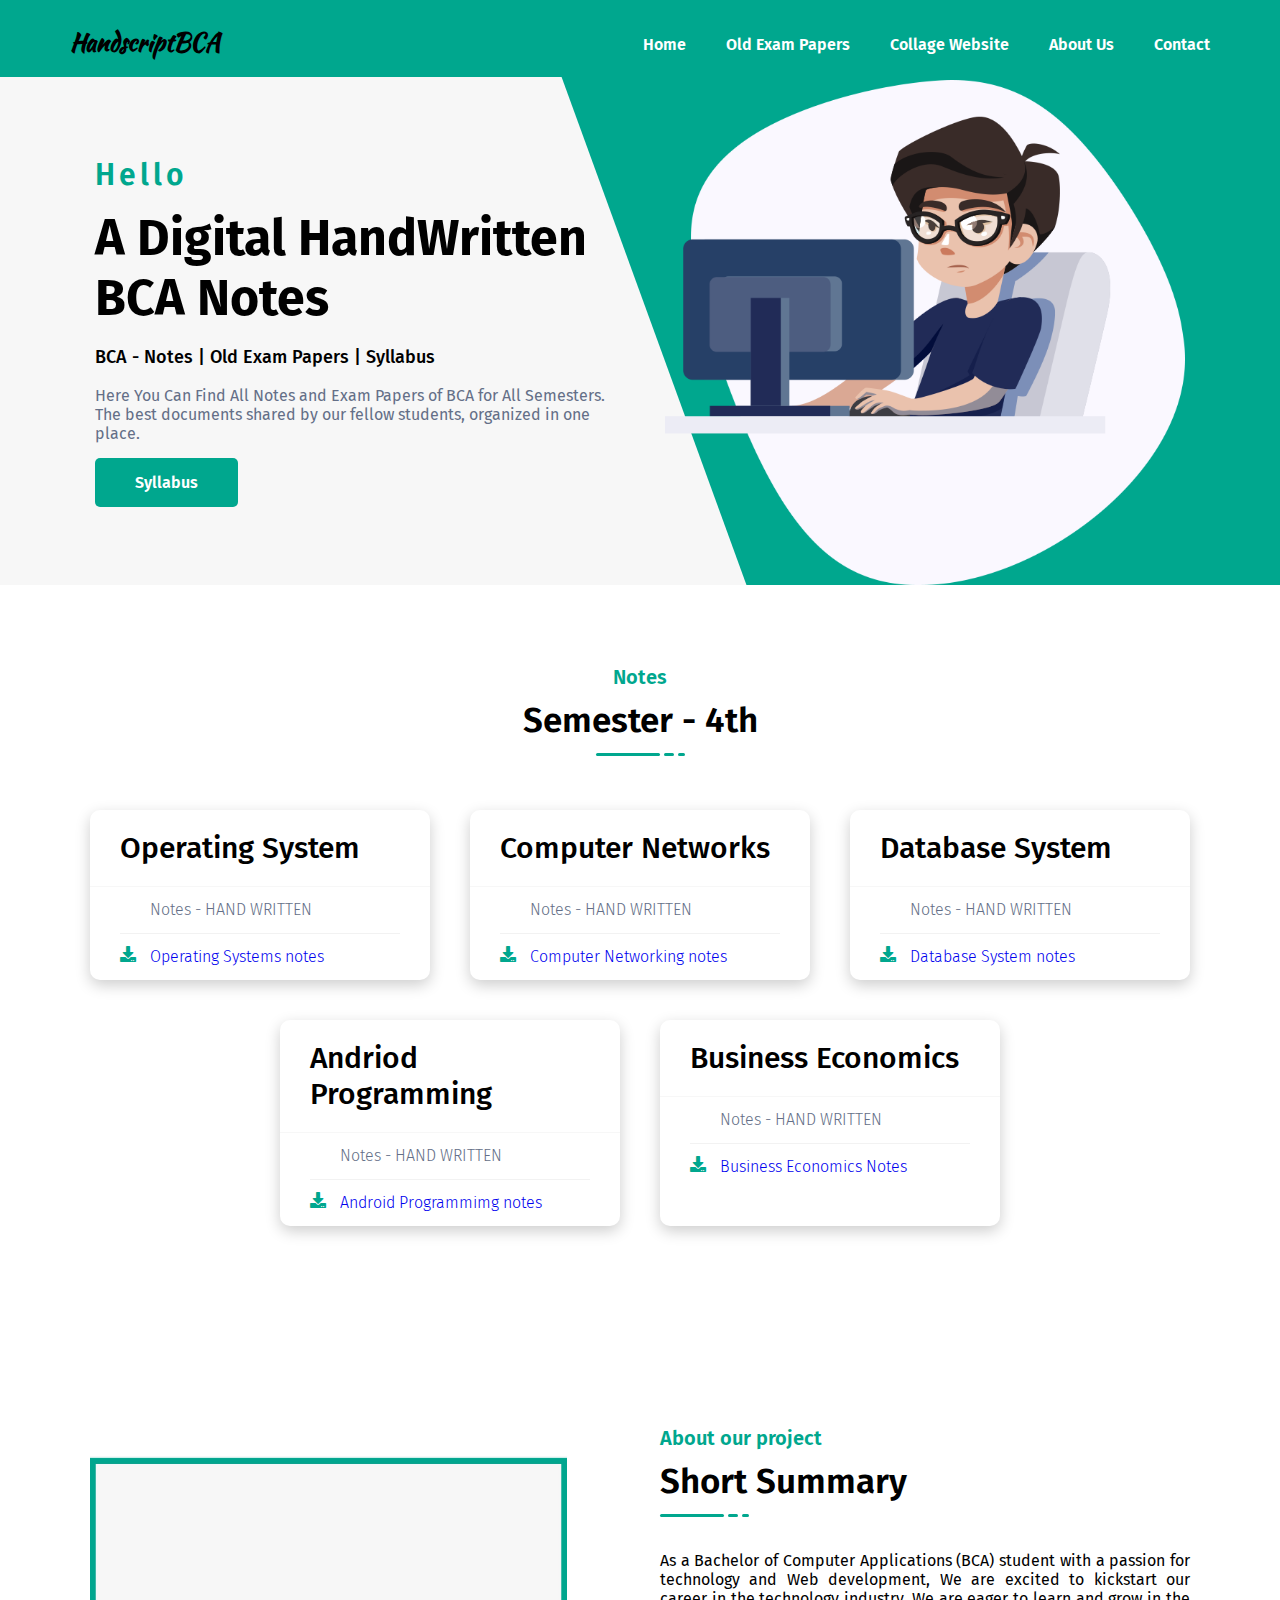
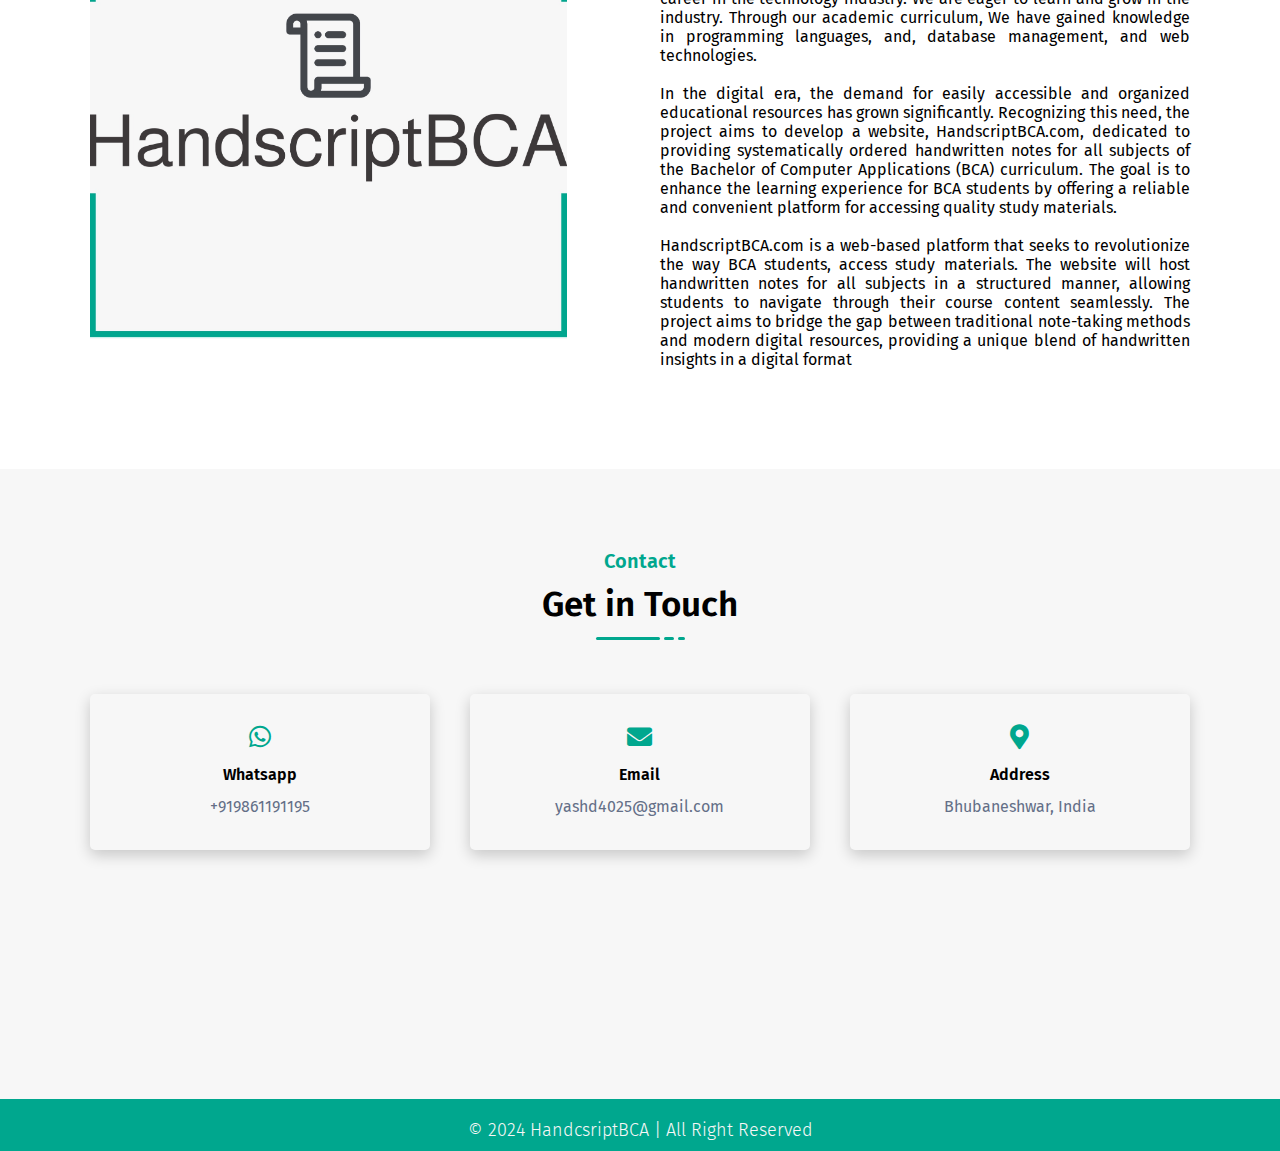
<file: Notes - Semester - 4th.html>
<!DOCTYPE html>
<html lang="en">

<head>
    <meta charset="UTF-8">
    <meta http-equiv="X-UA-Compatible" content="IE=edge">
    <meta name="viewport" content="width=device-width, initial-scale=1.0">
    <title>Notes - Semester - 4th</title>

    <link rel="shortcuticon" href="/images/logo.png" type="image/x-icon">

    <link rel="stylesheet" href="https://unicons.iconscout.com/release/v4.0.0/css/line.css">
    <!--===== Font Awesome =====-->
    <link rel="stylesheet" href="https://cdnjs.cloudflare.com/ajax/libs/font-awesome/5.15.4/css/all.min.css">
    <!--===== Main CSS =====-->
    <link rel="stylesheet" href="style.css">
</head>

<body>
    <!--===== Navbar Start =====-->
    <nav class="navbar">
        <div class="container">
            <div class="row justify-content-between">
                <div class="logo"><a href="index.html">HandscriptBCA</a></div>
                <div class="links">
                    <ul class="menu">
                        <li class="nav-item"><a href="index.html" class="nav-link active">Home <span></span></a></li>
                        <li class="nav-item"><a href="Old Exam Papers.html" class="nav-link"> Old Exam Papers
                                <span></span></a></li>
                        <li class="nav-item"><a href="https://tact.ac.in" target="_blank"
                                class="nav-link">Collage Website <span></span></a></li>
                        <li class="nav-item"><a href="#about" class="nav-link active">About Us <span></span></a></li>
                        <li class="nav-item"><a href="#contact" class="nav-link active">Contact <span></span></a></li>
                    </ul>
                </div>
                <div class="menu-btn">
                    <i class="fas fa-bars"></i>
                </div>
            </div>
        </div>
    </nav>
    <!--===== Navbar End =====-->
    <!--===== Home Section Start =====-->
    <section class="home-section" id="home">
        
        <div class="container">
            <div class="row align-items-center">
                <div class="home-text">
                    <h4>Hello</h4>
                    <h1>A Digital HandWritten BCA Notes</h1>
                    <span>BCA - Notes | Old Exam Papers | Syllabus</span>
                    <p>Here You Can Find All Notes and Exam Papers of BCA for All Semesters.
                        <br>
                        The best documents shared by our fellow students, organized in one place.
                    </p>
                    <a href="https://drive.google.com/u/0/uc?id=1bclN5xqWlThTwykzbBNwJBSwlCaGIdSj&export=download"  class="btn btn-1">Syllabus</a>
                </div>
                <div class="home-image">
                    <div class="img-box">
                        <img src="images/hero.png" alt="">
                    </div>
                </div>
            </div>
        </div>
        <div class="header-hero-shape"></div>
        <!--===== Hero Shape =====-->
    </section>
    <!--===== Home Section End =====-->

    <!--===== Pricing Section Start =====-->
    <section class="pricing section-padding" id="pricing">
        <div class="container">
            <div class="row">
                <div class="section-title text-align">
                    <h5 class="sub-title">Notes</h5>
                    <h3 class="main-title">Semester - 4th</h3>
                    <ul class="line">
                        <li></li>
                        <li></li>
                        <li></li>
                    </ul>
                </div>
                <!--===== Section Title =====-->
            </div>
            <div class="row justify-content-center">
                <div class="pricing-item">
                    <div class="pricing-plan">
                        <div class="pricing-header">
                            <h3>Operating System</h3>
                        </div>
                        <div class="pricing-body">
                            <ul>
                                <li>Notes - HAND WRITTEN</li>
                               
                                <li><a href="https://drive.google.com/file/d/1uoloNa63O7JKUn5k3vYrs7GSb2vXke4e/view?usp=drive_link"><i class="fa fa-download"></i>Operating Systems notes</a></li>
                            </ul>
                        </div>
                    </div>
                </div>

                <div class="pricing-item">
                    <div class="pricing-plan">
                        <div class="pricing-header">
                            <h3>Computer Networks</h3>
                        </div>
                        <div class="pricing-body">
                            <ul>
                                <li>Notes - HAND WRITTEN</li>
                                <li><a href="https://drive.google.com/file/d/1NuIXMODTamvUWq-pUdTAyadre7iThuG1/view?usp=drive_link"><i class="fa fa-download"></i>Computer Networking notes</a></li>
                            
                            </ul>
                        </div>
                    </div>
                </div>

                <div class="pricing-item">
                    <div class="pricing-plan">
                        <div class="pricing-header">
                            <h3>Database System</h3>
                        </div>
                        <div class="pricing-body">
                            <ul>
                                <li>Notes - HAND WRITTEN</li>
                            
                                <li><a href="https://drive.google.com/file/d/1vXD9wHokowEOI4eGEx57Xym5jvqjU7QK/view?usp=drive_link"><i class="fa fa-download"></i>Database System notes</a></li>
                                
                                
                             </ul>
                        </div>
                    </div>
                </div>

                <div class="pricing-item">
                    <div class="pricing-plan">
                        <div class="pricing-header">
                            <h3>Andriod Programming</h3>
                        </div>
                        <div class="pricing-body">
                            <ul>
                                <li>Notes - HAND WRITTEN</li>
                                
                                <li><a href="https://drive.google.com/file/d/17QbJqsnOXnuhm-lsQSAYRsAlG5vebApB/view?usp=drive_link"><i class="fa fa-download"></i>Android Programmimg notes</a></li>
                                
                                
                             </ul>
                        </div>
                    </div>
                </div>

                <div class="pricing-item">
                    <div class="pricing-plan">
                        <div class="pricing-header">
                            <h3>Business Economics</h3>
                        </div>
                        <div class="pricing-body">
                            <ul>
                                <li>Notes - HAND WRITTEN</li>
                               
                                <li><a href="https://drive.google.com/file/d/1JAmyPMIKPGRx1iUVCKy7HkC7QQWNCkCf/view?usp=drive_link"><i class="fa fa-download"></i>Business Economics Notes</a></li>
                                
                                
                             </ul>
                        </div>
                    </div>
                </div>
            </div>
        </div>
    </section>
    <!--===== Pricing Section End =====-->

    <!--===== About Section Start =====-->
    <section class="about-section section-padding" id="about">
        <div class="container">
            <div class="row align-items-center justify-content-center">
                <div class="about-image">
                    <div class="img-box">
                        <img src="images/logo.png" alt="">
                       
                    </div>
                </div>
                <div class="about-content">
                    <div class="section-title">
                        <h5 class="sub-title">About our project</h5>
                        <h3 class="main-title">Short Summary</h3>
                        <ul class="line">
                            <li></li>
                            <li></li>
                            <li></li>
                        </ul>
                    </div>
                    <!--===== Section Title =====-->
                    <p>As a Bachelor of Computer Applications (BCA) student with a passion for technology and Web development, We are excited to kickstart our career in the technology industry. We are eager to learn and grow in the industry. Through our academic curriculum, We have gained knowledge in programming languages, and, database management, and web technologies.
                        <br><br>
                        In the digital era, the demand for easily accessible and organized educational resources has grown significantly. Recognizing this need, the project aims to develop a website, HandscriptBCA.com, dedicated to providing systematically ordered handwritten notes for all subjects of the Bachelor of Computer Applications (BCA) curriculum. The goal is to enhance the learning experience for BCA students by offering a reliable and convenient platform for accessing quality study materials.
                        <br> <br>
                        HandscriptBCA.com is a web-based platform that seeks to revolutionize the way BCA students, access study materials. The website will host handwritten notes for all subjects in a structured manner, allowing students to navigate through their course content seamlessly. The project aims to bridge the gap between traditional note-taking methods and modern digital resources, providing a unique blend of handwritten insights in a digital format</p>
            
                </div>
            </div>
        </div>
    </section>
    <!--===== About Section End =====-->

    <!--===== Contact Section Start =====-->
    <section class="contact-section section-padding" id="contact">
        <div class="container">
            <div class="row">
                <div class="section-title text-align">
                    <h5 class="sub-title">Contact</h5>
                    <h3 class="main-title">Get in Touch</h3>
                    <ul class="line">
                        <li></li>
                        <li></li>
                        <li></li>
                    </ul>
                </div>
                <!--===== Section Title =====-->
            </div>
            <div class="row">
                <!--===== contact item start =====-->
                <div class="contact-item">
                    <div class="contact-item-inner">
                        <a href="https://api.whatsapp.com/send?phone=919096453119">
                        <i class="fab fa-whatsapp"></i>
                        <span>Whatsapp</span>
                        <p>+919861191195</p>
                    </a>
                    </div>
                </div>
                <!--===== contact item end =====-->
                <!--===== contact item start =====-->
                <div class="contact-item">
                    <div class="contact-item-inner">
                        <a href="mailto:yashd4025@gmail.com">
                        <i class="fas fa-envelope"></i>
                        <span>Email</span>
                        <p>yashd4025@gmail.com</p>
                    </a>
                    </div>
                </div>
                <!--===== contact item end =====-->
                <!--===== contact item start =====-->
                <div class="contact-item">
                    <div class="contact-item-inner">
                        <i class="fas fa-map-marker-alt"></i>
                        <span>Address</span>
                        <p>Bhubaneshwar, India</p>
                    </div>
                </div>
                <!--===== contact item end =====-->
            </div>
            <!--===== Contact Form =====-->
         
        </div>
    </section>
    <!--===== Contact Section End =====-->
    <!--===== Footer Section Start =====-->
    <footer class="footer">
        <div class="container">
            <div class="row justify-content-center">
                <p class="copyright-text">&copy; 2024 HandcsriptBCA | All Right Reserved</p>
            </div>
        </div>
    </footer>
    <!--===== Footer Section End =====-->
    <!--===== Main JS =====-->
    <script src="doc.js"></script>
</body>

</html>
</file>
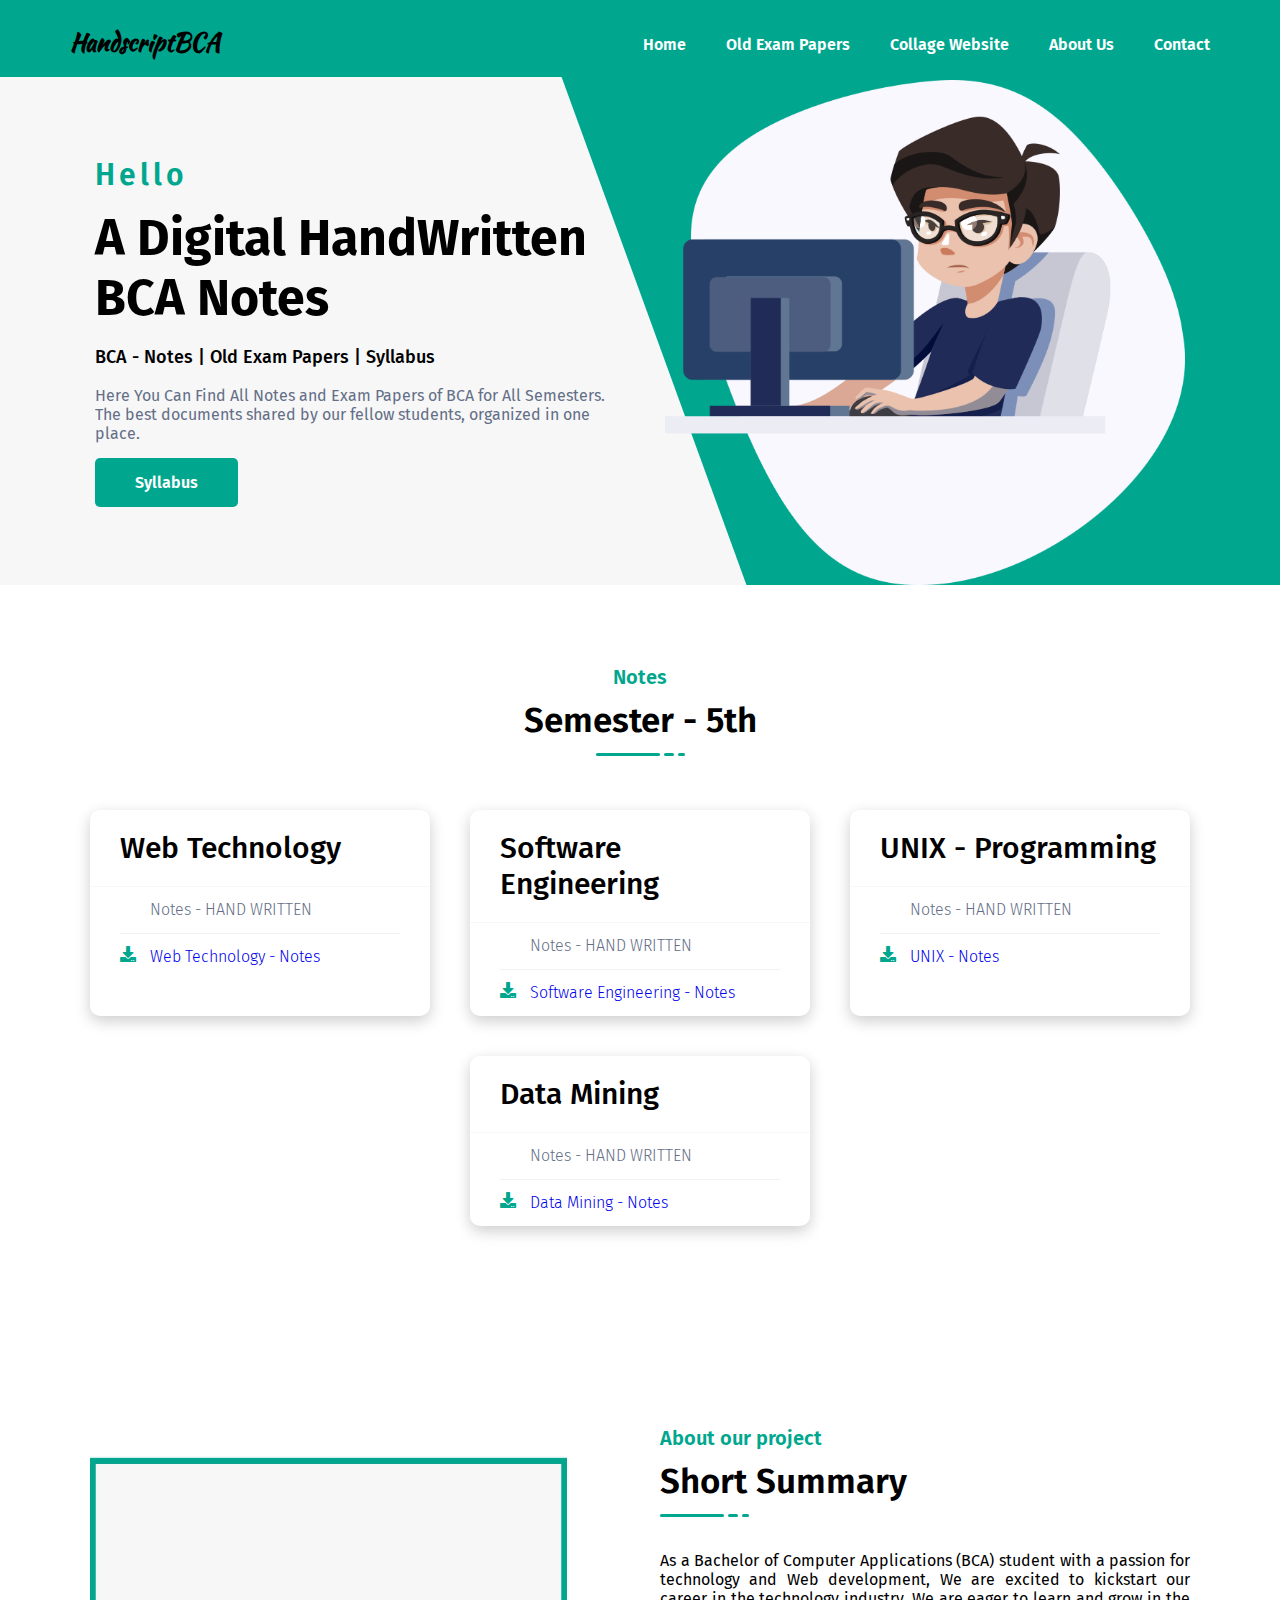
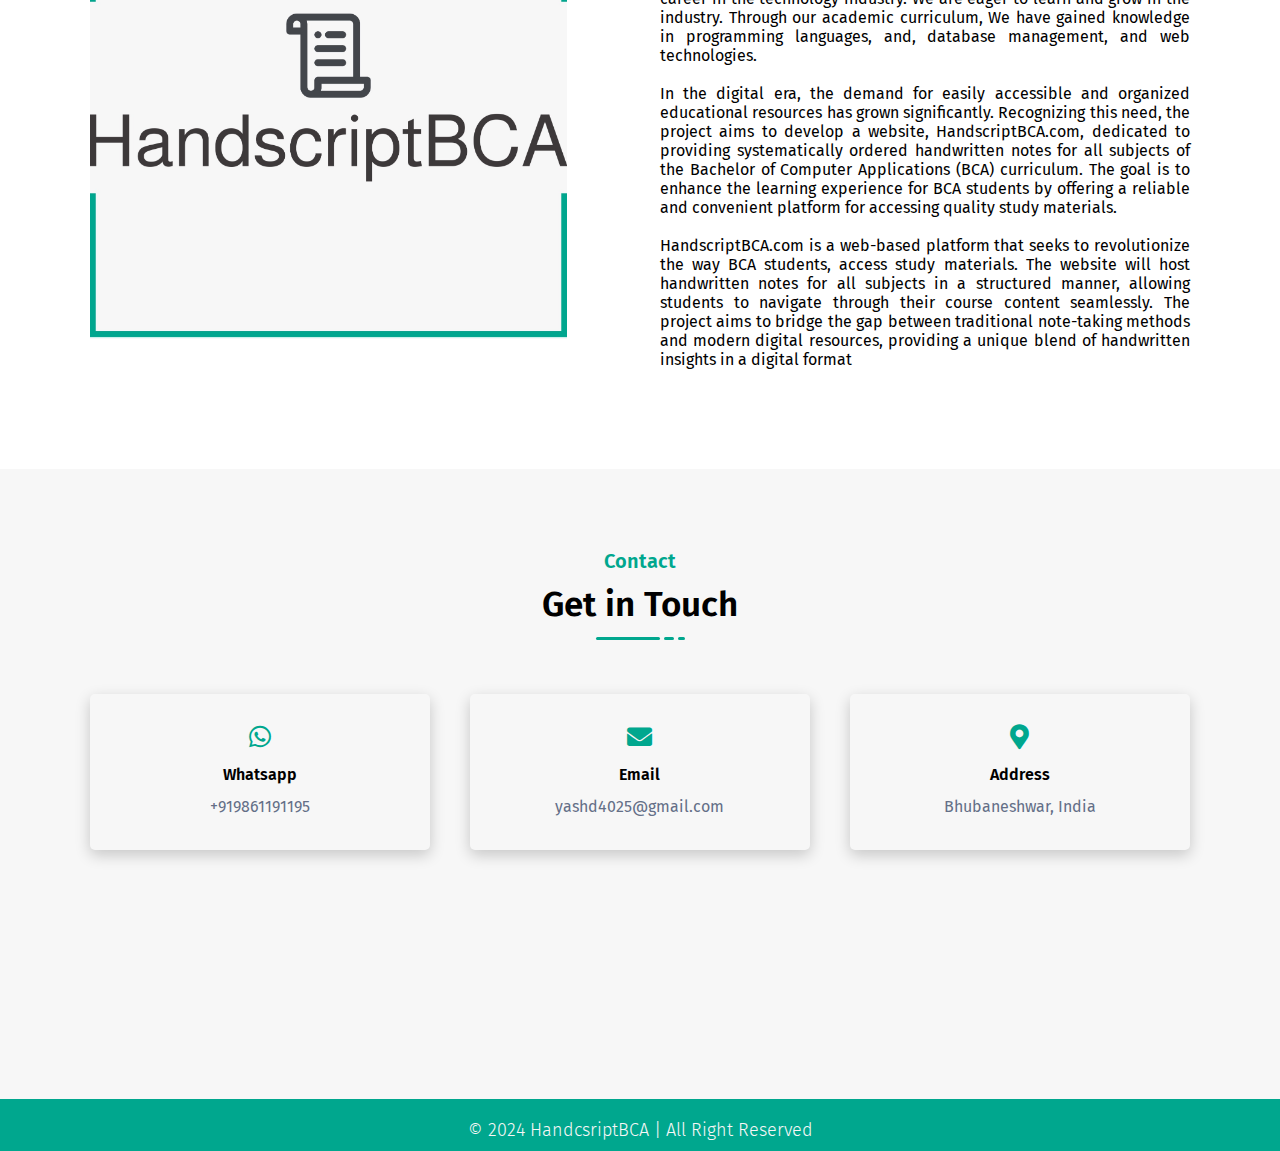
<file: Notes - Semester - 5th.html>
<!DOCTYPE html>
<html lang="en">

<head>
    <meta charset="UTF-8">
    <meta http-equiv="X-UA-Compatible" content="IE=edge">
    <meta name="viewport" content="width=device-width, initial-scale=1.0">
    <title>Notes - Semester - 5th</title>

    <link rel="shortcut icon" href="/images/logo.png" type="image/x-icon">

    <link rel="stylesheet" href="https://unicons.iconscout.com/release/v4.0.0/css/line.css">
    <!--===== Font Awesome =====-->
    <link rel="stylesheet" href="https://cdnjs.cloudflare.com/ajax/libs/font-awesome/5.15.4/css/all.min.css">
    <!--===== Main CSS =====-->
    <link rel="stylesheet" href="style.css">
</head>

<body>
    <!--===== Navbar Start =====-->
    <nav class="navbar">
        <div class="container">
            <div class="row justify-content-between">
                <div class="logo"><a href="index.html">HandscriptBCA</a></div>
                <div class="links">
                    <ul class="menu">
                        <li class="nav-item"><a href="index.html" class="nav-link active">Home <span></span></a></li>
                        <li class="nav-item"><a href="Old Exam Papers.html" class="nav-link"> Old Exam Papers
                                <span></span></a></li>
                        <li class="nav-item"><a href="https://tact.ac.in" target="_blank"
                                class="nav-link">Collage Website <span></span></a></li>
                        <li class="nav-item"><a href="#about" class="nav-link active">About Us <span></span></a></li>
                        <li class="nav-item"><a href="#contact" class="nav-link active">Contact <span></span></a></li>
                    </ul>
                </div>
                <div class="menu-btn">
                    <i class="fas fa-bars"></i>
                </div>
            </div>
        </div>
    </nav>
    <!--===== Navbar End =====-->
    <!--===== Home Section Start =====-->
    <section class="home-section" id="home">
       
        <div class="container">
            <div class="row align-items-center">
                <div class="home-text">
                    <h4>Hello</h4>
                    <h1>A Digital HandWritten BCA Notes</h1>
                    <span>BCA - Notes | Old Exam Papers | Syllabus</span>
                    <p>Here You Can Find All Notes and Exam Papers of BCA for All Semesters.
                        <br>
                        The best documents shared by our fellow students, organized in one place.
                    </p>
                    <a href="https://drive.google.com/u/0/uc?id=1bclN5xqWlThTwykzbBNwJBSwlCaGIdSj&export=download"  class="btn btn-1">Syllabus</a>
                </div>
                <div class="home-image">
                    <div class="img-box">
                        <img src="images/hero.png" alt="">
                    </div>
                </div>
            </div>
        </div>
        <div class="header-hero-shape"></div>
        <!--===== Hero Shape =====-->
    </section>
    <!--===== Home Section End =====-->

    <!--===== Pricing Section Start =====-->
    <section class="pricing section-padding" id="pricing">
        <div class="container">
            <div class="row">
                <div class="section-title text-align">
                    <h5 class="sub-title">Notes</h5>
                    <h3 class="main-title">Semester - 5th</h3>
                    <ul class="line">
                        <li></li>
                        <li></li>
                        <li></li>
                    </ul>
                </div>
                <!--===== Section Title =====-->
            </div>
            <div class="row justify-content-center">
                <div class="pricing-item">
                    <div class="pricing-plan">
                        <div class="pricing-header">
                            <h3>Web Technology</h3>
                        </div>
                        <div class="pricing-body">
                            <ul>
                                <li>Notes - HAND WRITTEN</li>
                                <li><a href="https://drive.google.com/file/d/1kA_tpjn1IVLvxaeYXvTTw5GwhD0l5nrL/view?usp=drivesdk"><i class="fa fa-download"></i>Web Technology - Notes</a></li>
                             </ul>
                        </div>
                    </div>
                </div>

                <div class="pricing-item">
                    <div class="pricing-plan">
                        <div class="pricing-header">
                            <h3>Software Engineering</h3>
                        </div>
                        <div class="pricing-body">
                            <ul>
                                <li>Notes - HAND WRITTEN</li>
                                <li><a href="https://drive.google.com/file/d/1k7u1erBOVFDdvaZqsiipGExQokogbD1w/view?usp=drivesdk"><i class="fa fa-download"></i>Software Engineering - Notes</a></li>
                             </ul>
                        </div>
                    </div>
                </div>

                <div class="pricing-item">
                    <div class="pricing-plan">
                        <div class="pricing-header">
                            <h3>UNIX - Programming</h3>
                        </div>
                        <div class="pricing-body">
                            <ul>
                                <li>Notes - HAND WRITTEN</li>
                                <li><a href="https://drive.google.com/file/d/1kHs1_MoXSDLfP2rOVViZ1sfqvvXbzR3K/view?usp=drivesdk"><i class="fa fa-download"></i>UNIX - Notes</a></li>
                            </ul>
                        </div>
                    </div>
                </div>

                <div class="pricing-item">
                    <div class="pricing-plan">
                        <div class="pricing-header">
                            <h3>Data Mining</h3>
                        </div>
                        <div class="pricing-body">
                            <ul>
                                <li>Notes - HAND WRITTEN</li>
                                <li><a href="https://drive.google.com/file/d/1k29QnVczGAn-ydTlkO38P4SOlSkUirN_/view?usp=drivesdk"><i class="fa fa-download"></i>Data Mining - Notes</a></li>
                              </ul>
                        </div>
                    </div>
                </div>
            </div>
        </div>
    </section>
    <!--===== Pricing Section End =====-->

    <!--===== About Section Start =====-->
    <section class="about-section section-padding" id="about">
        <div class="container">
            <div class="row align-items-center justify-content-center">
                <div class="about-image">
                    <div class="img-box">
                        <img src="images/logo.png" alt="">
                       
                    </div>
                </div>
                <div class="about-content">
                    <div class="section-title">
                        <h5 class="sub-title">About our project</h5>
                        <h3 class="main-title">Short Summary</h3>
                        <ul class="line">
                            <li></li>
                            <li></li>
                            <li></li>
                        </ul>
                    </div>
                    <!--===== Section Title =====-->
                    <p>As a Bachelor of Computer Applications (BCA) student with a passion for technology and Web development, We are excited to kickstart our career in the technology industry. We are eager to learn and grow in the industry. Through our academic curriculum, We have gained knowledge in programming languages, and, database management, and web technologies.
                        <br><br>
                        In the digital era, the demand for easily accessible and organized educational resources has grown significantly. Recognizing this need, the project aims to develop a website, HandscriptBCA.com, dedicated to providing systematically ordered handwritten notes for all subjects of the Bachelor of Computer Applications (BCA) curriculum. The goal is to enhance the learning experience for BCA students by offering a reliable and convenient platform for accessing quality study materials.
                        <br> <br>
                        HandscriptBCA.com is a web-based platform that seeks to revolutionize the way BCA students, access study materials. The website will host handwritten notes for all subjects in a structured manner, allowing students to navigate through their course content seamlessly. The project aims to bridge the gap between traditional note-taking methods and modern digital resources, providing a unique blend of handwritten insights in a digital format</p>
            
                </div>
            </div>
        </div>
    </section>
    <!--===== About Section End =====-->

    <!--===== Contact Section Start =====-->
    <section class="contact-section section-padding" id="contact">
        <div class="container">
            <div class="row">
                <div class="section-title text-align">
                    <h5 class="sub-title">Contact</h5>
                    <h3 class="main-title">Get in Touch</h3>
                    <ul class="line">
                        <li></li>
                        <li></li>
                        <li></li>
                    </ul>
                </div>
                <!--===== Section Title =====-->
            </div>
            <div class="row">
                <!--===== contact item start =====-->
                <div class="contact-item">
                    <div class="contact-item-inner">
                        <a href="https://api.whatsapp.com/send?phone=919001586789">
                        <i class="fab fa-whatsapp"></i>
                        <span>Whatsapp</span>
                        <p>+919861191195</p>
                    </a>
                    </div>
                </div>
                <!--===== contact item end =====-->
                <!--===== contact item start =====-->
                <div class="contact-item">
                    <div class="contact-item-inner">
                        <a href="mailto:yashd4025@gmail.com">
                        <i class="fas fa-envelope"></i>
                        <span>Email</span>
                        <p>yashd4025@gmail.com</p>
                    </a>
                    </div>
                </div>
                <!--===== contact item end =====-->
                <!--===== contact item start =====-->
                <div class="contact-item">
                    <div class="contact-item-inner">
                        <i class="fas fa-map-marker-alt"></i>
                        <span>Address</span>
                        <p>Bhubaneshwar, India</p>
                    </div>
                </div>
                <!--===== contact item end =====-->
            </div>
            <!--===== Contact Form =====-->
         
        </div>
    </section>
    <!--===== Contact Section End =====-->
    <!--===== Footer Section Start =====-->
    <footer class="footer">
        <div class="container">
            <div class="row justify-content-center">
                <p class="copyright-text">&copy; 2024 HandcsriptBCA | All Right Reserved</p>
            </div>
        </div>
    </footer>
    <!--===== Footer Section End =====-->
    <!--===== Main JS =====-->
    <script src="doc.js"></script>
</body>

</html>
</file>
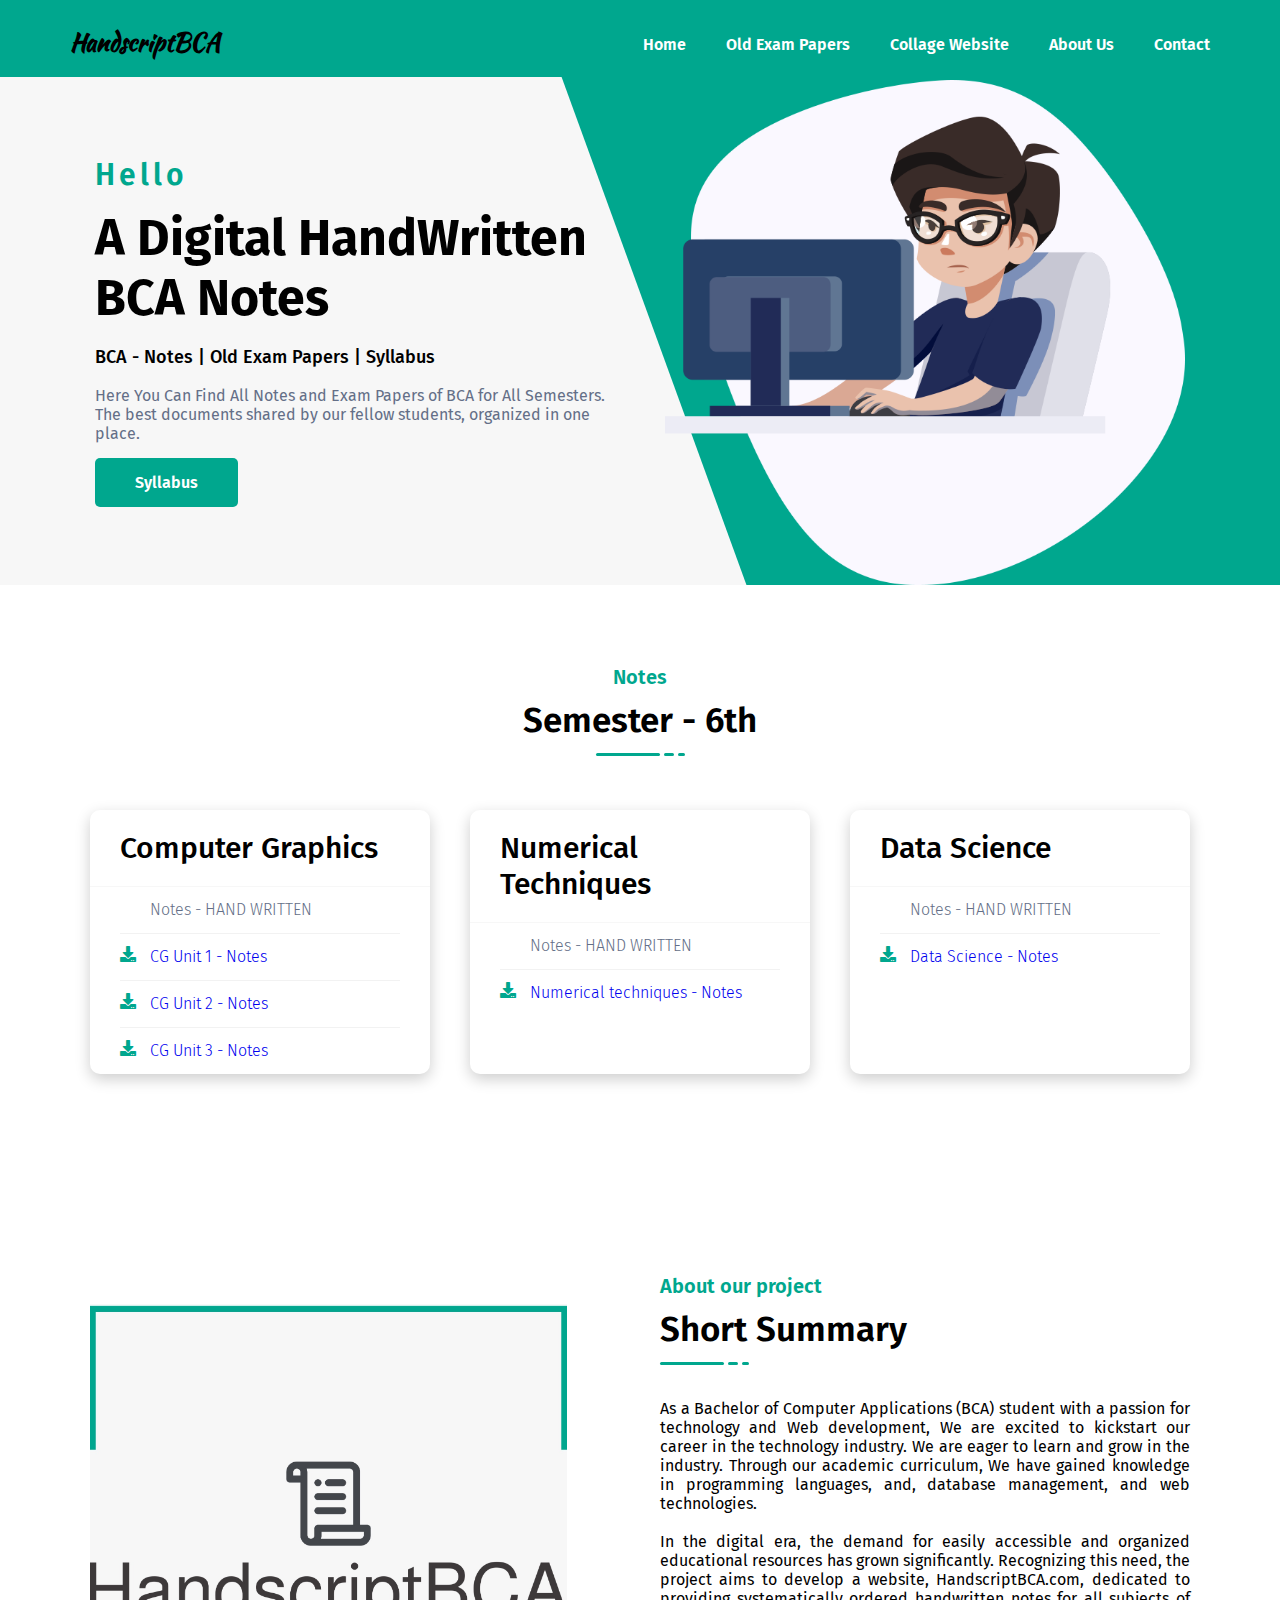
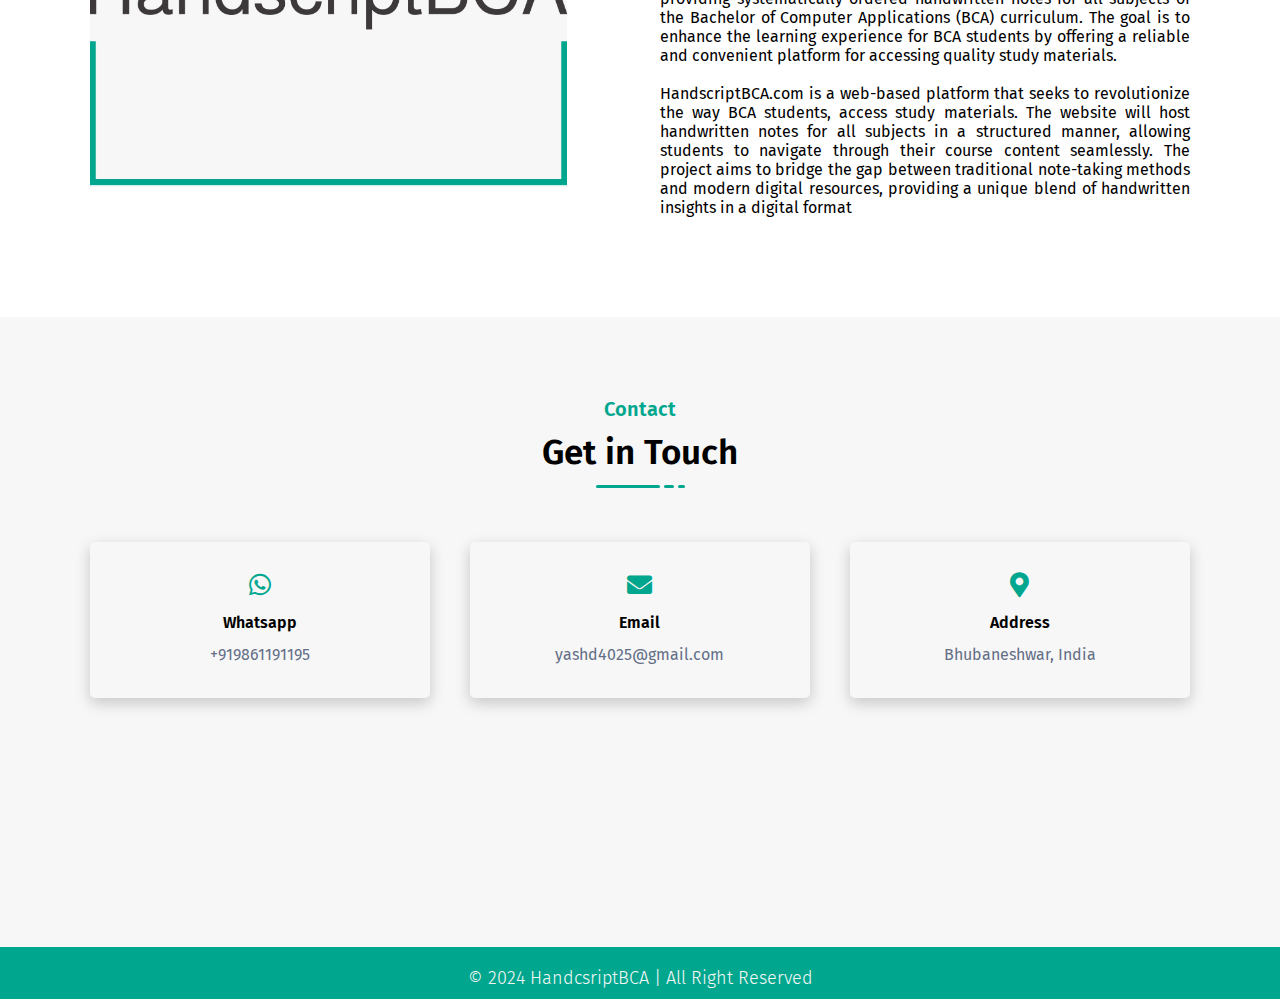
<file: Notes - Semester - 6th.html>
<!DOCTYPE html>
<html lang="en">

<head>
    <meta charset="UTF-8">
    <meta http-equiv="X-UA-Compatible" content="IE=edge">
    <meta name="viewport" content="width=device-width, initial-scale=1.0">
    <title>Notes - Semester - 6th</title>

    <link rel="shortcut icon" href="/images/logo.png" type="image/x-icon">

    <link rel="stylesheet" href="https://unicons.iconscout.com/release/v4.0.0/css/line.css">
    <!--===== Font Awesome =====-->
    <link rel="stylesheet" href="https://cdnjs.cloudflare.com/ajax/libs/font-awesome/5.15.4/css/all.min.css">
    <!--===== Main CSS =====-->
    <link rel="stylesheet" href="style.css">
</head>

<body>
    <!--===== Navbar Start =====-->
    <nav class="navbar">
        <div class="container">
            <div class="row justify-content-between">
                <div class="logo"><a href="index.html">HandscriptBCA</a></div>
                <div class="links">
                    <ul class="menu">
                        <li class="nav-item"><a href="index.html" class="nav-link active">Home <span></span></a></li>
                        <li class="nav-item"><a href="Old Exam Papers.html" class="nav-link"> Old Exam Papers
                                <span></span></a></li>
                        <li class="nav-item"><a href="https://tact.ac.in" target="_blank"
                                class="nav-link">Collage Website <span></span></a></li>
                        <li class="nav-item"><a href="#about" class="nav-link active">About Us <span></span></a></li>
                        <li class="nav-item"><a href="#contact" class="nav-link active">Contact <span></span></a></li>
                    </ul>
                </div>
                <div class="menu-btn">
                    <i class="fas fa-bars"></i>
                </div>
            </div>
        </div>
    </nav>
    <!--===== Navbar End =====-->
    <!--===== Home Section Start =====-->
    <section class="home-section" id="home">
       
        <div class="container">
            <div class="row align-items-center">
                <div class="home-text">
                    <h4>Hello</h4>
                    <h1>A Digital HandWritten BCA Notes</h1>
                    <span>BCA - Notes | Old Exam Papers | Syllabus</span>
                    <p>Here You Can Find All Notes and Exam Papers of BCA for All Semesters.
                        <br>
                        The best documents shared by our fellow students, organized in one place.
                    </p>
                    <a href="https://drive.google.com/u/0/uc?id=1bclN5xqWlThTwykzbBNwJBSwlCaGIdSj&export=download"  class="btn btn-1">Syllabus</a>
                </div>
                <div class="home-image">
                    <div class="img-box">
                        <img src="images/hero.png" alt="">
                    </div>
                </div>
            </div>
        </div>
        <div class="header-hero-shape"></div>
        <!--===== Hero Shape =====-->
    </section>
    <!--===== Home Section End =====-->

    <!--===== Pricing Section Start =====-->
    <section class="pricing section-padding" id="pricing">
        <div class="container">
            <div class="row">
                <div class="section-title text-align">
                    <h5 class="sub-title">Notes</h5>
                    <h3 class="main-title">Semester - 6th</h3>
                    <ul class="line">
                        <li></li>
                        <li></li>
                        <li></li>
                    </ul>
                </div>
                <!--===== Section Title =====-->
            </div>
            <div class="row justify-content-center">
                <div class="pricing-item">
                    <div class="pricing-plan">
                        <div class="pricing-header">
                            <h3>Computer Graphics</h3>
                        </div>
                        <div class="pricing-body">
                            <ul>
                                <li>Notes - HAND WRITTEN</li>
                                
                                <li><a href="https://drive.google.com/file/d/1h17m4cKMtcn19OvgiguHSRFPjD5z6pVF/view?usp=drivesdk"><i class="fa fa-download"></i>CG Unit 1 - Notes</a></li>
                                <li><a href="https://drive.google.com/file/d/1h25OSNrTqDUkhg8zbmpb6uC1yV2HYyPM/view?usp=drivesdk6"><i class="fa fa-download"></i> CG Unit 2 - Notes</a></li>
                                <li><a href="https://drive.google.com/file/d/1h2Gqx9A_NRH5k6M6L96xMDNifhIFRX0M/view?usp=drivesdk"><i class="fa fa-download"></i> CG Unit 3 - Notes</a></li>
                             </ul>
                        </div>
                    </div>
                </div>

                <div class="pricing-item">
                    <div class="pricing-plan">
                        <div class="pricing-header">
                            <h3>Numerical techniques</h3>
                        </div>
                        <div class="pricing-body">
                            <ul>
                                <li>Notes - HAND WRITTEN</li>
                                <li><a href="https://drive.google.com/file/d/1hroB-dr8QYC5LUEyZ1GcEHF5XXJ7P7GM/view?usp=drivesdk"><i class="fa fa-download"></i>Numerical techniques - Notes</a></li>
                             </ul>
                        </div>
                    </div>
                </div>

                <div class="pricing-item">
                    <div class="pricing-plan">
                        <div class="pricing-header">
                            <h3>Data Science</h3>
                        </div>
                        <div class="pricing-body">
                            <ul>
                                <li>Notes - HAND WRITTEN</li>
                                <li><a href="https://drive.google.com/file/d/1kCD-Sdqu8zsXDccz45MwN9J0flaXorWx/view?usp=drivesdks"><i class="fa fa-download"></i>Data Science - Notes</a></li>
                            </ul>
                        </div>
                    </div>
                </div>
            </div>
        </div>
    </section>
    <!--===== Pricing Section End =====-->

    <!--===== About Section Start =====-->
    <section class="about-section section-padding" id="about">
        <div class="container">
            <div class="row align-items-center justify-content-center">
                <div class="about-image">
                    <div class="img-box">
                        <img src="images/logo.png" alt="">
                       
                    </div>
                </div>
                <div class="about-content">
                    <div class="section-title">
                        <h5 class="sub-title">About our project</h5>
                        <h3 class="main-title">Short Summary</h3>
                        <ul class="line">
                            <li></li>
                            <li></li>
                            <li></li>
                        </ul>
                    </div>
                    <!--===== Section Title =====-->
                    <p>As a Bachelor of Computer Applications (BCA) student with a passion for technology and Web development, We are excited to kickstart our career in the technology industry. We are eager to learn and grow in the industry. Through our academic curriculum, We have gained knowledge in programming languages, and, database management, and web technologies.
                        <br><br>
                        In the digital era, the demand for easily accessible and organized educational resources has grown significantly. Recognizing this need, the project aims to develop a website, HandscriptBCA.com, dedicated to providing systematically ordered handwritten notes for all subjects of the Bachelor of Computer Applications (BCA) curriculum. The goal is to enhance the learning experience for BCA students by offering a reliable and convenient platform for accessing quality study materials.
                        <br> <br>
                        HandscriptBCA.com is a web-based platform that seeks to revolutionize the way BCA students, access study materials. The website will host handwritten notes for all subjects in a structured manner, allowing students to navigate through their course content seamlessly. The project aims to bridge the gap between traditional note-taking methods and modern digital resources, providing a unique blend of handwritten insights in a digital format</p>
            
                </div>
            </div>
        </div>
    </section>
    <!--===== About Section End =====-->

    <!--===== Contact Section Start =====-->
    <section class="contact-section section-padding" id="contact">
        <div class="container">
            <div class="row">
                <div class="section-title text-align">
                    <h5 class="sub-title">Contact</h5>
                    <h3 class="main-title">Get in Touch</h3>
                    <ul class="line">
                        <li></li>
                        <li></li>
                        <li></li>
                    </ul>
                </div>
                <!--===== Section Title =====-->
            </div>
            <div class="row">
                <!--===== contact item start =====-->
                <div class="contact-item">
                    <div class="contact-item-inner">
                        <a href="https://api.whatsapp.com/send?phone=919096453119">
                        <i class="fab fa-whatsapp"></i>
                        <span>Whatsapp</span>
                        <p>+919861191195</p>
                    </a>
                    </div>
                </div>
                <!--===== contact item end =====-->
                <!--===== contact item start =====-->
                <div class="contact-item">
                    <div class="contact-item-inner">
                        <a href="mailto:yashd4025@gmail.com">
                        <i class="fas fa-envelope"></i>
                        <span>Email</span>
                        <p>yashd4025@gmail.com</p>
                    </a>
                    </div>
                </div>
                <!--===== contact item end =====-->
                <!--===== contact item start =====-->
                <div class="contact-item">
                    <div class="contact-item-inner">
                        <i class="fas fa-map-marker-alt"></i>
                        <span>Address</span>
                        <p>Bhubaneshwar, India</p>
                    </div>
                </div>
                <!--===== contact item end =====-->
            </div>
            <!--===== Contact Form =====-->
         
        </div>
    </section>
    <!--===== Contact Section End =====-->
    <!--===== Footer Section Start =====-->
    <footer class="footer">
        <div class="container">
            <div class="row justify-content-center">
                <p class="copyright-text">&copy; 2024 HandcsriptBCA | All Right Reserved</p>
            </div>
        </div>
    </footer>
    <!--===== Footer Section End =====-->
    <!--===== Main JS =====-->
    <script src="doc.js"></script>
</body>

</html>
</file>
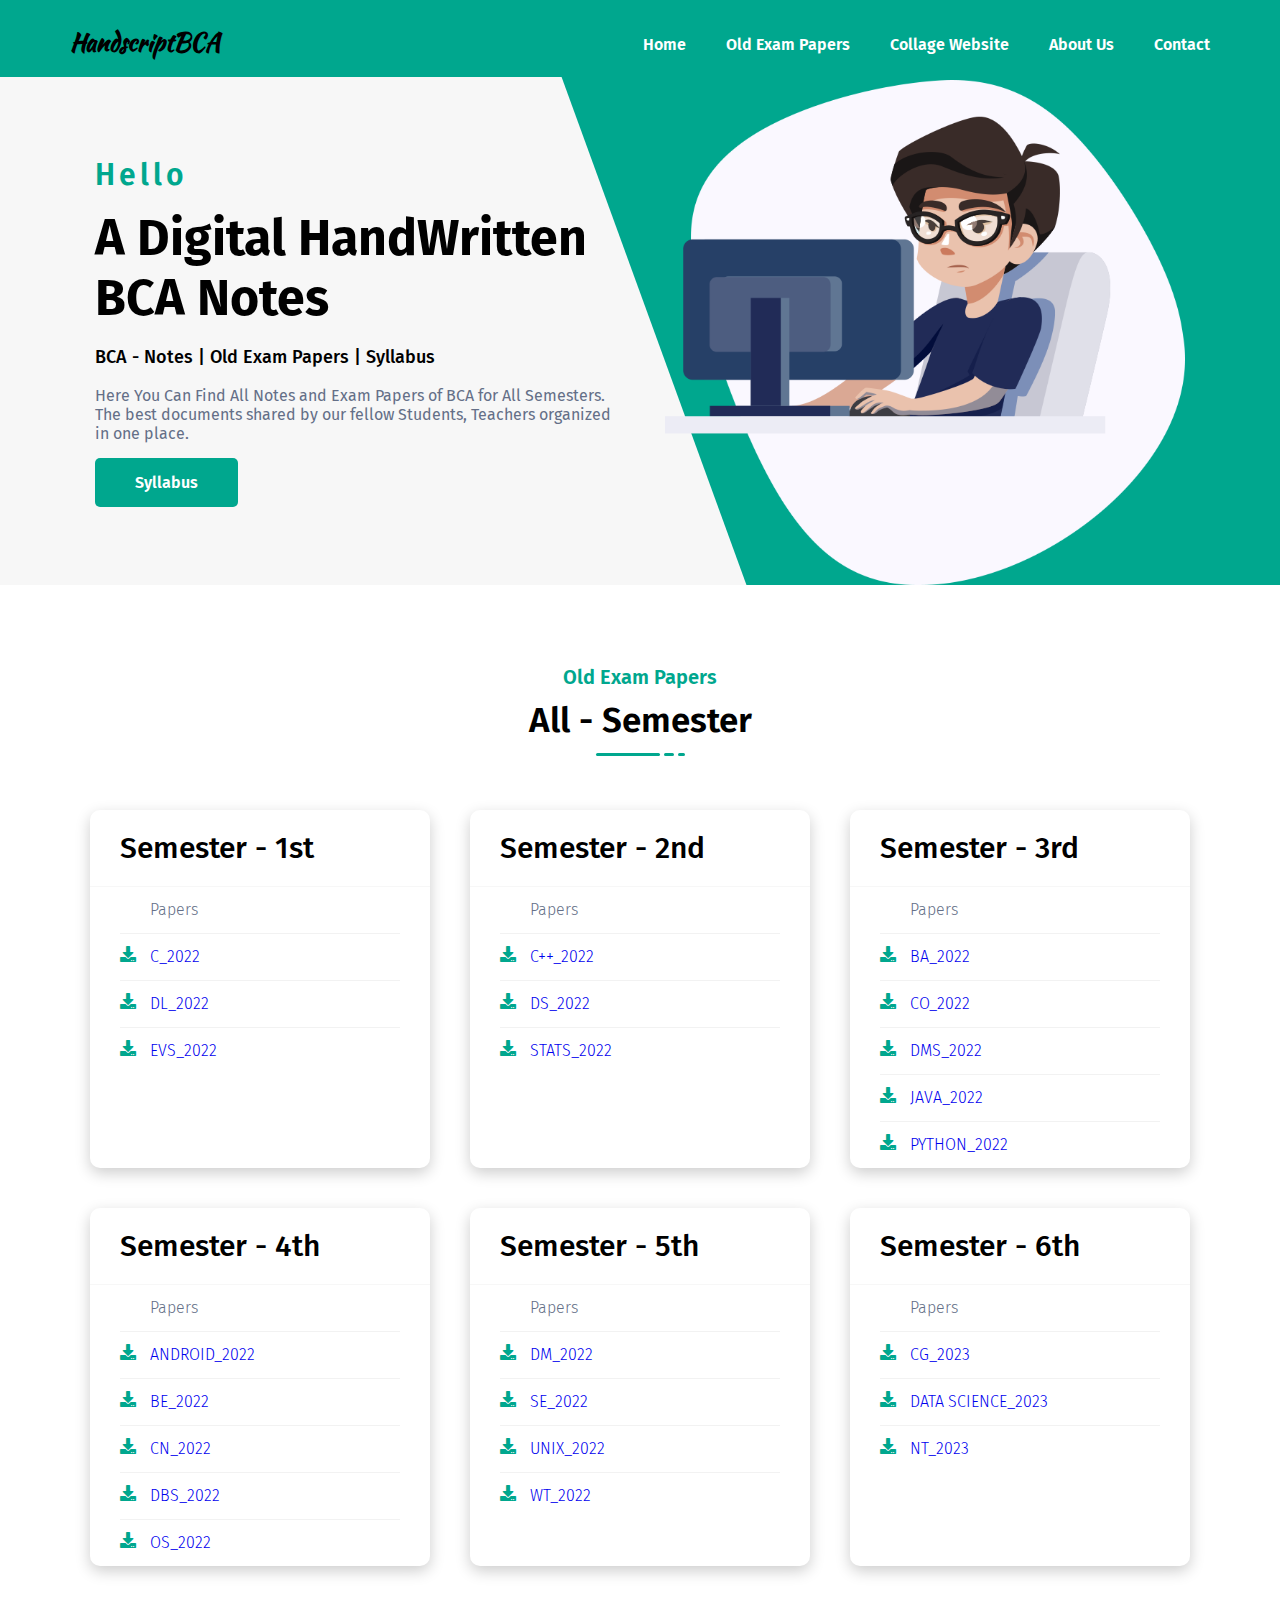
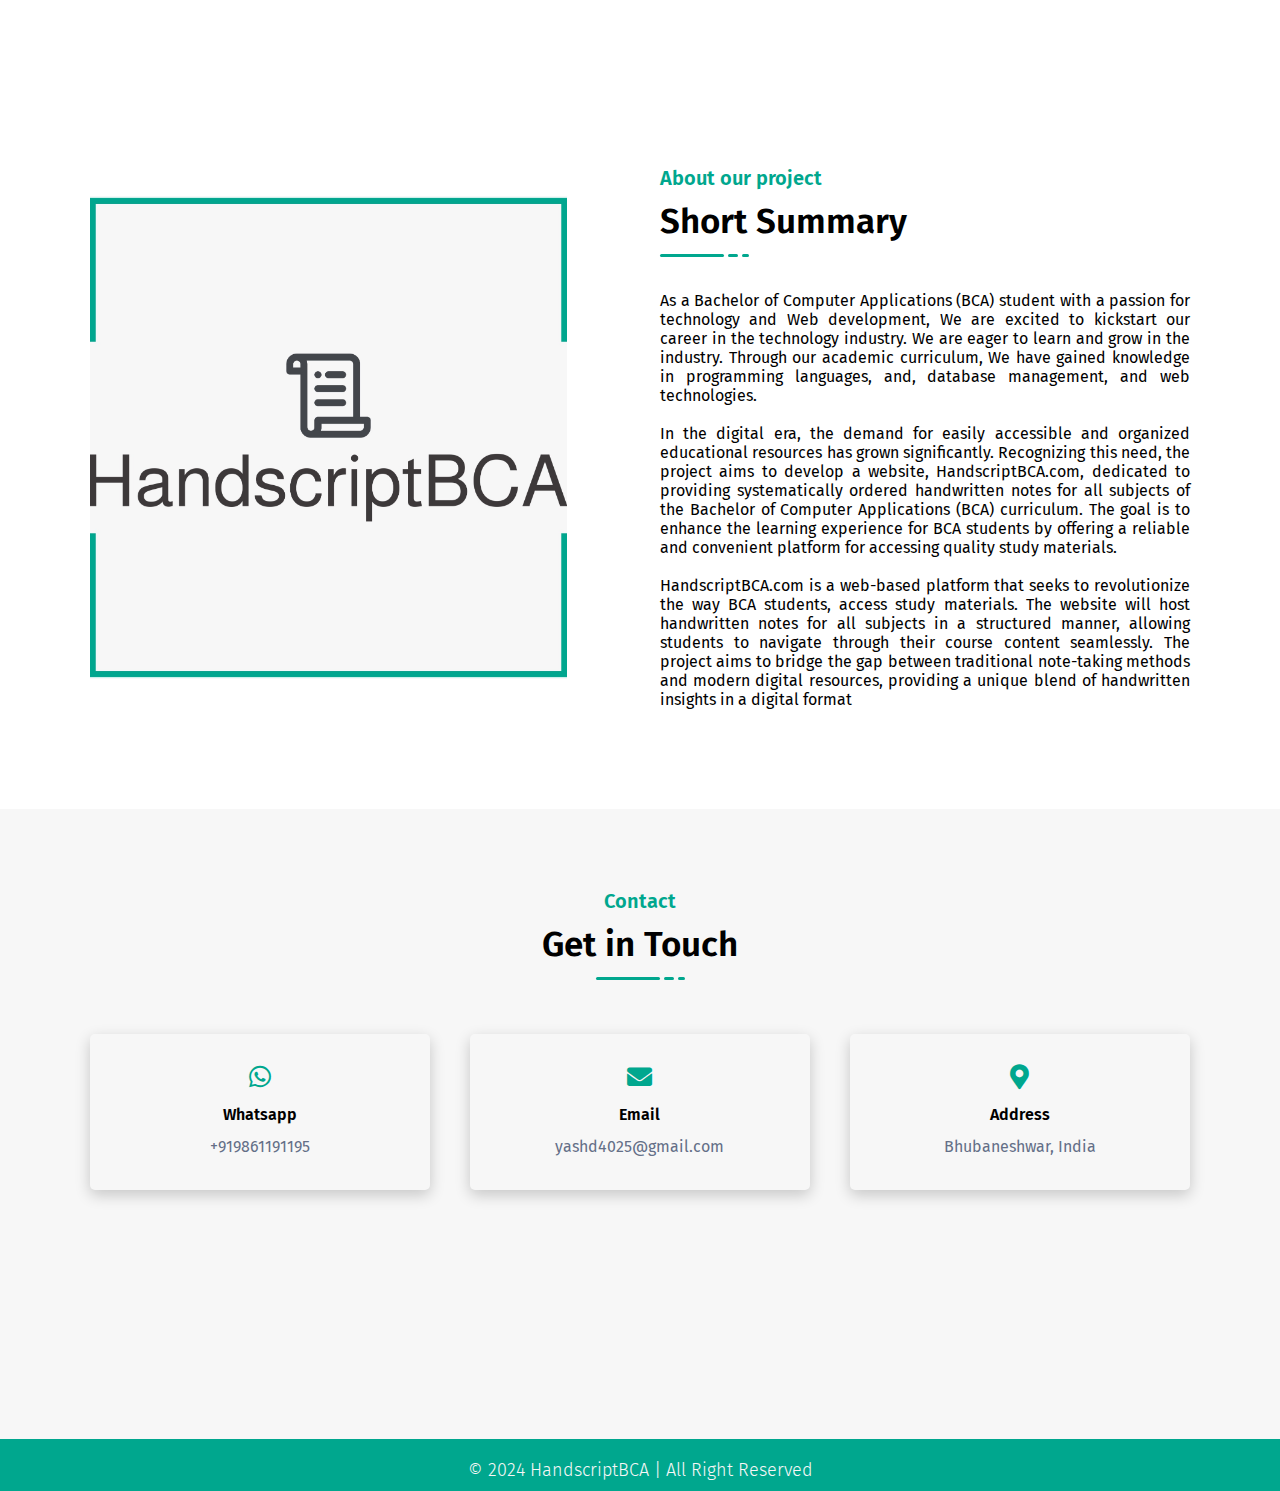
<file: Old Exam Papers.html>
<!DOCTYPE html>
<html lang="en">

<head>
    <meta charset="UTF-8">
    <meta http-equiv="X-UA-Compatible" content="IE=edge">
    <meta name="viewport" content="width=device-width, initial-scale=1.0">
    <title>Old Exam Papers</title>

    <link rel="shortcut icon" href="/images/logo.png" type="image/x-icon">

    <link rel="stylesheet" href="https://unicons.iconscout.com/release/v4.0.0/css/line.css">
    <!--===== Font Awesome =====-->
    <link rel="stylesheet" href="https://cdnjs.cloudflare.com/ajax/libs/font-awesome/5.15.4/css/all.min.css">
    <!--===== Main CSS =====-->
    <link rel="stylesheet" href="style.css">
</head>

<body>
    <!--===== Navbar Start =====-->
    <nav class="navbar">
        <div class="container">
            <div class="row justify-content-between">
                <div class="logo"><a href="index.html">HandscriptBCA</a></div>
                <div class="links">
                    <ul class="menu">
                        <li class="nav-item"><a href="index.html" class="nav-link active">Home <span></span></a></li>
                        <li class="nav-item"><a href="Old Exam Papers.html" class="nav-link"> Old Exam Papers
                                <span></span></a></li>
                        <li class="nav-item"><a href="https://tact.ac.in" target="_blank"
                                class="nav-link">Collage Website <span></span></a></li>
                        <li class="nav-item"><a href="#about" class="nav-link active">About Us <span></span></a></li>
                        <li class="nav-item"><a href="#contact" class="nav-link active">Contact <span></span></a></li>
                    </ul>
                </div>
                <div class="menu-btn">
                    <i class="fas fa-bars"></i>
                </div>
            </div>
        </div>
    </nav>
    <!--===== Navbar End =====-->
    <!--===== Home Section Start =====-->
    <section class="home-section" id="home">
        
        <div class="container">
            <div class="row align-items-center">
                <div class="home-text">
                    <h4>Hello</h4>
                    <h1>A Digital HandWritten BCA Notes</h1>
                    <span>BCA - Notes | Old Exam Papers | Syllabus</span>
                    <p>Here You Can Find All Notes and Exam Papers of BCA for All Semesters.
                        <br>
                        The best documents shared by our fellow Students, Teachers organized in one place.
                    </p>
                    <a href="https://drive.google.com/u/0/uc?id=1bclN5xqWlThTwykzbBNwJBSwlCaGIdSj&export=download"  class="btn btn-1">Syllabus</a>
                </div>
                <div class="home-image">
                    <div class="img-box">
                        <img src="images/hero.png" alt="">
                    </div>
                </div>
            </div>
        </div>
        <div class="header-hero-shape"></div>
        <!--===== Hero Shape =====-->
    </section>
    <!--===== Home Section End =====-->

    <!--===== Pricing Section Start =====-->
    <section class="pricing section-padding" id="pricing">
        <div class="container">
            <div class="row">
                <div class="section-title text-align">
                    <h5 class="sub-title">Old Exam Papers</h5>
                    <h3 class="main-title">All - Semester</h3>
                    <ul class="line">
                        <li></li>
                        <li></li>
                        <li></li>
                    </ul>
                </div>
                <!--===== Section Title =====-->
            </div>
            <div class="row justify-content-center">
                <div class="pricing-item">
                    <div class="pricing-plan">
                        <div class="pricing-header">
                            <h3>Semester - 1st</h3>
                        </div>
                        <div class="pricing-body">
                            <ul>
                                <li>Papers</li>
                                <li><a href="https://drive.google.com/file/d/1BwNLEkuae-T9q1o2hLKDdjfxZ5yTOWWw/view?usp=drive_link"><i class="fa fa-download"></i>C_2022</a></li>
                                <li><a href="https://drive.google.com/file/d/1Hho7T-vOgZ-tuyAA7nw8oKwOE9prqhVw/view?usp=drive_link"><i class="fa fa-download"></i>DL_2022</a></li>
                                <li><a href="https://drive.google.com/file/d/1KaQarooiyaB0TwmBvULSbtxzoMcxfibq/view?usp=drive_link"><i class="fa fa-download"></i>EVS_2022</a></li>
                               
                             </ul>
                        </div>
                    </div>
                </div>

                <div class="pricing-item">
                    <div class="pricing-plan">
                        <div class="pricing-header">
                            <h3>Semester - 2nd</h3>
                        </div>
                        <div class="pricing-body">
                            <ul> <li>Papers</li>
                                
                                <li><a href="https://drive.google.com/file/d/17H0gSFAYmLTsn7Hd3AIIC_WdM0qy03JN/view?usp=drive_link"><i class="fa fa-download"></i>C++_2022</a></li>
                                <li><a href="https://drive.google.com/file/d/1hp8l1cTJvQvgLQ4tomxD_MOKx3jQw-mc/view?usp=drive_link"><i class="fa fa-download"></i>DS_2022</a></li>
                                <li><a href="https://drive.google.com/file/d/1OF4r-QCcrxglCLacXOqHFMzDbV5RRIw3/view?usp=drive_link"><i class="fa fa-download"></i>STATS_2022</a></li>
                                
                               
                            </ul>
                        </div>
                    </div>
                </div>

                <div class="pricing-item">
                    <div class="pricing-plan">
                        <div class="pricing-header">
                            <h3>Semester - 3rd</h3>
                        </div>
                        <div class="pricing-body">
                            <ul> <li>Papers</li>
                                
                                <li><a href="https://drive.google.com/file/d/1PErnD8FPhU7MnyD294MW5eSewIk1yRZL/view?usp=drive_link"><i class="fa fa-download"></i>BA_2022</a></li>
                                <li><a href="https://drive.google.com/file/d/1eaQfJBHA_cQ6O60gCavyh64-L9P7_jHk/view?usp=drive_link"><i class="fa fa-download"></i>CO_2022</a></li>
                                <li><a href="https://drive.google.com/file/d/1CoUvAYjtEQcDB8UBZ9Al6q8XAu7C-JO7/view?usp=drive_link"><i class="fa fa-download"></i>DMS_2022</a></li>
                                <li><a href="https://drive.google.com/file/d/1Bk51ZFru6QmOAjYsG9g218_K7gJYn3ul/view?usp=drive_link"><i class="fa fa-download"></i>JAVA_2022</a></li>
                                <li><a href="https://drive.google.com/file/d/1J8tL_dCvLD4xSQx0H844klDUax90ubpN/view?usp=drive_link"><i class="fa fa-download"></i>PYTHON_2022</a></li>
                                
                            </ul>
                        </div>
                    </div>
                </div>

                <div class="pricing-item">
                    <div class="pricing-plan">
                        <div class="pricing-header">
                            <h3>Semester - 4th</h3>
                        </div>
                        <div class="pricing-body">
                            <ul> <li>Papers</li>
                                   
                                <li><a href=https://drive.google.com/file/d/191pLfibQIK-RJWlbR-jwQQZ18q2zqxWg/view?usp=drive_link"><i class="fa fa-download"></i>ANDROID_2022</a></li>
                                <li><a href="https://drive.google.com/file/d/1kSaMWHFeeVnMMK2e9wrxw_QVjhN0tn_O/view?usp=drive_link"><i class="fa fa-download"></i>BE_2022</a></li>
                                <li><a href="https://drive.google.com/file/d/1ZTDTnWmvVytfP6oWaYJktf4dr76L1G5M/view?usp=drive_link"><i class="fa fa-download"></i>CN_2022</a></li>
                                <li><a href="https://drive.google.com/file/d/1gP9-blP9tnr5yEH8ZzgwfQ8x-VdS9s9b/view?usp=drive_link"><i class="fa fa-download"></i>DBS_2022</a></li>
                                <li><a href="https://drive.google.com/file/d/1gg-B4p6bU1VvLT9Gssd3vVzhyviIEten/view?usp=drive_link"><i class="fa fa-download"></i>OS_2022</a></li>
                                
                               
                             </ul>
                        </div>
                    </div>
                </div>

                <div class="pricing-item">
                    <div class="pricing-plan">
                        <div class="pricing-header">
                            <h3>Semester - 5th</h3>
                        </div>
                        <div class="pricing-body">
                            <ul> <li>Papers</li>
                                   
                                <li><a href="https://drive.google.com/file/d/1Eb5goXJK5hnH3Y41Guiz7vY2ovXi4s-c/view?usp=drive_link"><i class="fa fa-download"></i>DM_2022</a></li>
                                <li><a href="https://drive.google.com/file/d/1pZ39a1nLRn0gMmBI0tshheWfFJ86PTKN/view?usp=drive_link"><i class="fa fa-download"></i>SE_2022</a></li>
                                <li><a href="https://drive.google.com/file/d/1jehBMV-f9nFY399iQydJPr2Dj2__3otp/view?usp=drive_link"><i class="fa fa-download"></i>UNIX_2022</a></li>
                                <li><a href="https://drive.google.com/file/d/1D7aO9Wp9Q9-ndu24rpH-VwrOlZPw8skZ/view?usp=drive_link"><i class="fa fa-download"></i>WT_2022</a></li>
                                
                               
                            </ul>
                        </div>
                    </div>
                </div>

                <div class="pricing-item">
                    <div class="pricing-plan">
                        <div class="pricing-header">
                            <h3>Semester - 6th</h3>
                        </div>
                        <div class="pricing-body">
                            <ul> <li>Papers</li>

                                <li><a href="https://drive.google.com/file/d/1cKqN7llOaznwIll6CkFB6a5dwfDCI5x4/view?usp=drive_link"><i class="fa fa-download"></i>CG_2023</a></li>
                                <li><a href="https://drive.google.com/file/d/1WwKRMItqjj_AW4qXX0kYZ7cwWY0iASMB/view?usp=drive_link"><i class="fa fa-download"></i>DATA SCIENCE_2023</a></li>
                                <li><a href="https://drive.google.com/file/d/1rC0esKlRPBLVO-4Am4hAIxNQwlqJfMGY/view?usp=drive_link"><i class="fa fa-download"></i>NT_2023</a></li>
                               
                            </ul>
                        </div>
                    </div>
                </div>
            </div>
        </div>
    </section>
    <!--===== Pricing Section End =====-->

    <!--===== About Section Start =====-->
    <section class="about-section section-padding" id="about">
        <div class="container">
            <div class="row align-items-center justify-content-center">
                <div class="about-image">
                    <div class="img-box">
                        <img src="images/logo.png" alt="">
                       
                    </div>
                </div>
                <div class="about-content">
                    <div class="section-title">
                        <h5 class="sub-title">About our project</h5>
                        <h3 class="main-title">Short Summary</h3>
                        <ul class="line">
                            <li></li>
                            <li></li>
                            <li></li>
                        </ul>
                    </div>
                    <!--===== Section Title =====-->
                    <p>As a Bachelor of Computer Applications (BCA) student with a passion for technology and Web development, We are excited to kickstart our career in the technology industry. We are eager to learn and grow in the industry. Through our academic curriculum, We have gained knowledge in programming languages, and, database management, and web technologies.
                        <br><br>
                        In the digital era, the demand for easily accessible and organized educational resources has grown significantly. Recognizing this need, the project aims to develop a website, HandscriptBCA.com, dedicated to providing systematically ordered handwritten notes for all subjects of the Bachelor of Computer Applications (BCA) curriculum. The goal is to enhance the learning experience for BCA students by offering a reliable and convenient platform for accessing quality study materials.
                        <br> <br>
                        HandscriptBCA.com is a web-based platform that seeks to revolutionize the way BCA students, access study materials. The website will host handwritten notes for all subjects in a structured manner, allowing students to navigate through their course content seamlessly. The project aims to bridge the gap between traditional note-taking methods and modern digital resources, providing a unique blend of handwritten insights in a digital format</p>
            
                </div>
            </div>
        </div>
    </section>
    <!--===== About Section End =====-->

    <!--===== Contact Section Start =====-->
    <section class="contact-section section-padding" id="contact">
        <div class="container">
            <div class="row">
                <div class="section-title text-align">
                    <h5 class="sub-title">Contact</h5>
                    <h3 class="main-title">Get in Touch</h3>
                    <ul class="line">
                        <li></li>
                        <li></li>
                        <li></li>
                    </ul>
                </div>
                <!--===== Section Title =====-->
            </div>
            <div class="row">
                <!--===== contact item start =====-->
                <div class="contact-item">
                    <div class="contact-item-inner">
                        <a href="https://api.whatsapp.com/send?phone=919096453119">
                        <i class="fab fa-whatsapp"></i>
                        <span>Whatsapp</span>
                        <p>+919861191195</p>
                    </a>
                    </div>
                </div>
                <!--===== contact item end =====-->
                <!--===== contact item start =====-->
                <div class="contact-item">
                    <div class="contact-item-inner">
                        <a href="mailto:yashd4025@gmail.com">
                        <i class="fas fa-envelope"></i>
                        <span>Email</span>
                        <p>yashd4025@gmail.com</p>
                    </a>
                    </div>
                </div>
                <!--===== contact item end =====-->
                <!--===== contact item start =====-->
                <div class="contact-item">
                    <div class="contact-item-inner">
                        <i class="fas fa-map-marker-alt"></i>
                        <span>Address</span>
                        <p>Bhubaneshwar, India</p>
                    </div>
                </div>
                <!--===== contact item end =====-->
            </div>
            <!--===== Contact Form =====-->
         
        </div>
    </section>
    <!--===== Contact Section End =====-->
    <!--===== Footer Section Start =====-->
    <footer class="footer">
        <div class="container">
            <div class="row justify-content-center">
                <p class="copyright-text">&copy; 2024 HandscriptBCA | All Right Reserved</p>
            </div>
        </div>
    </footer>
    <!--===== Footer Section End =====-->
    <!--===== Main JS =====-->
    <script src="doc.js"></script>
</body>

</html>
</file>
<file: style.css>
/*===== Google Fonts =====*/
@import url("https://fonts.googleapis.com/css2?family=Kaushan+Script&display=swap");
@import url("https://fonts.googleapis.com/css2?family=Fira+Sans:ital@1&display=swap");
/*===== Global CSS =====*/
html {
  scroll-behavior: smooth;
}
:root {
  --main-color: #00a78e;
  --shadow-black-100: 0 5px 15px rgba(0, 0, 0, 0.2);
  --black-900: #000;
  --black-400: #646f87;
  --black-100: #f7f7f7;
  --white: #fff;
  --black-alpha-100: rgba(0, 0, 0, 0.05);
}
body {
  /* font-family: "Kaushan Script", cursive; */
  font-family: "Fira Sans", sans-serif;
  font-size: 16px;
  font-weight: normal;
  overflow-x: hidden;
  background-color: var(--white);
}
* {
  margin: 0;
  padding: 0;
  box-sizing: border-box;
  text-decoration: none;
}
ul {
  list-style: none;
}
img {
  vertical-align: middle;
}
.container {
  max-width: 1140px;
  margin: auto;
  justify-content: center;
}
.row {
  display: flex;
  flex-wrap: wrap;
}
.justify-content-center {
  justify-content: center;
}
.justify-content-between {
  justify-content: space-between;
}
.align-items-center {
  align-items: center;
}
.btn-1 {
  background-color: var(--main-color);
  padding: 15px 40px;
  border: none;
  color: var(--white);
  border-radius: 5px;
  font-size: 16px;
  text-transform: capitalize;
  font-weight: 600;
  transition: all 0.3s ease-out;
}
.btn-1:hover {
  color: var(--white);
  background-color: rgba(0, 167, 142, 0.7);
}

.section-padding {
  padding: 80px 0;
}
.text-align {
  text-align: center;
}
.section-title {
  flex: 0 0 100%;
  max-width: 100%;
  margin-bottom: 30px;
}
.section-title .sub-title {
  font-size: 20px;
  font-weight: 600;
  color: var(--main-color);
}
.section-title .main-title {
  font-size: 35px;
  font-weight: 600;
  margin-top: 10px;
}
.section-title .line {
  padding-top: 0px;
}
.section-title .line li {
  display: inline-block;
  background-color: var(--main-color);
  border-radius: 50px;
  height: 3px;
}
.section-title .line li:nth-of-type(1) {
  width: 64px;
}
.section-title .line li:nth-of-type(2) {
  width: 10px;
}
.section-title .line li:nth-of-type(3) {
  width: 7px;
}
/*===== Navbar =====*/
.navbar {
  position: fixed;
  z-index: 999;
  width: 100%;
  padding: 25px;
  transition: all 0.5s ease;
  background-color: #00a78e;
  height: 70px;
  justify-content: center;
  padding-bottom: 52px;
  
}

.navbar.sticky {
  padding: 12px 25px;
  background-color: var(--white);
  box-shadow: var(--shadow-black-100);
}
.navbar .logo a {
  font-family: "Kaushan Script", cursive;
  font-size: 24px;
  color: var(--black-900);
  font-weight: 600;
  text-transform: capitalize;
}
.navbar .logo a span {
  font-family: "Kaushan Script", cursive;
  color: var(--main-color);
}
.navbar .menu .nav-item {
  display: inline-block;
  position: relative;
  margin-left: 36px;
  justify-content: center;
  
}
.navbar .menu .nav-item .nav-link {
  color: var(--white);
  font-size: 16px;
  font-weight: 600;
  display: block;
  text-transform: capitalize;
  padding: 10px 0;
}
.navbar.sticky .menu .nav-item .nav-link {
  color: var(--main-color);
}
.navbar .nav-item .nav-link span {
  width: 0;
  height: 2px;
  background-color: var(--white);
  position: absolute;
  left: 0;
  bottom: 0;
  border-radius: 50px;
  opacity: 0;
  visibility: hidden;
  transition: all 0.3s ease-out 0s;
}
.navbar .nav-item .nav-link span::before {
  position: absolute;
  content: "";
  width: 0;
  height: 2px;
  background-color: var(--white);
  left: 110%;
}
.navbar .nav-item .nav-link span::after {
  position: absolute;
  content: "";
  width: 0;
  height: 2px;
  background-color: var(--white);
  left: 140%;
}
.navbar.sticky .nav-item a span,
.navbar.sticky .nav-item a span::before,
.navbar.sticky .nav-item a span::after {
  background-color: var(--main-color);
}
.navbar .nav-item:hover  > .nav-link.active span,
.navbar .nav-item:hover > .nav-link span {
  opacity: 1;
  visibility: visible;
  width: 60%;
}
.navbar .nav-item:hover  > .nav-link.active span::before,
.navbar .nav-item:hover > .nav-link span::before {
  width: 20%;
}
.navbar .nav-item:hover  > .nav-link.active span::after,
.navbar .nav-item:hover > .nav-link span::after {
  width: 15%;
}

.menu-btn {
  background-color: var(--main-color);
  height: 34px;
  width: 44px;
  box-shadow: var(--shadow-black-100);
  padding: 0;
  border-radius: 5px;
  line-height: 34px;
  text-align: center;
  color: var(--white);
  font-size: 17px;
  display: none;
}
.navbar.sticky .menu-btn {
  color: var(--main-color);
  background-color: var(--white);
}
/*===== Home =====*/
.home-section {
  position: relative;
  background-color: var(--black-100);
  z-index: 1;
  overflow-x: hidden;
  padding-top: 80px;
}

.home-section .home-text,
.home-section .home-image {
  flex: 0 0 50%;
  max-width: 50%;
  padding: 0 25px;
  
}
.home-section .home-text h4 {
  font-size: 30px;
  font-weight: 600;
  letter-spacing: 4px;
  color: var(--main-color);
}
.home-section .home-text h1 {
  font-size: 50px;
  font-weight: 700;
  margin-top: 15px;
  color: var(--black-900);
}
.home-section .home-text span {
  font-size: 18px;
  line-height: 28px;
  color: var(--black-900);
  font-weight: 500;
  display: block;
  margin-top: 15px;
}
.home-section .home-text p {
  font-size: 16px;
  color: var(--black-400);
  font-weight: 24px;
  margin-top: 15px;
}
.home-section .home-text .btn {
  display: inline-block;
  margin-top: 15px;
}
.home-section .home-image .img-box img {
  position: relative;
  width: 100%;
  z-index: 789;
}
.header-hero-shape {
  position: absolute;
  top: 0;
  right: 0;
  width: 50%;
  height: 100%;
}
.header-hero-shape::before {
  position: absolute;
  content: "";
  width: 1000%;
  height: 100%;
  background-color: var(--main-color);
  transform: skewX(20deg);
  top: 0;
  left: 0;
}
/*===== About =====*/
.about-section .about-image,
.about-section .about-content {
  flex: 0 0 50%;
  max-width: 50%;
  padding: 20px;
}
.about-section .about-image .img-box {
  position: relative;
}
.about-section .about-image .img-box img {
  max-width: 90%;
  width: 90%;
  z-index: 8;
  
}
.about-section .about-content p {
  text-align: justify;
}

/*===== Services =====*/
.service-section {
  min-height: 100vh;
  background-color: var(--black-100);
}
.service-section .service-item {
  flex: 0 0 33.33%;
  max-width: 33.33%;
  padding: 20px;
  display: flex;
  flex-wrap: wrap;
}
.service-section .service-item:hover {
  transform: translateY(25px);
}
.service-section .service-item-inner {
  box-shadow: var(--shadow-black-100);
  padding: 50px 15px;
  border-radius: 10px;
  width: 100%;
  text-align: center;
  transition: all 0.3s ease;
}
.service-section .service-item-inner .icon {
  height: 60px;
  width: 60px;
  background-color: var(--main-color);
  margin: 0 auto 30px;
  text-align: center;
  font-size: 28px;
  color: var(--white);
  border-radius: 20px;
  border-bottom-right-radius: 0;
  position: relative;
  z-index: 1;
  transition: all 0.3s ease;
}
.service-section .service-item-inner .icon i {
  line-height: 60px;
}
.service-section .service-item-inner h3 {
  font-size: 20px;
  font-weight: 600;
  color: var(--black-900);
  margin: 0 0 10px;
  text-transform: capitalize;
  transition: all 0.3s ease;
}
.service-section .service-item-inner p {
  font-size: 16px;
  color: var(--black-400);
  margin: 0;
  line-height: 26px;
  transition: all 0.3s ease;
}

/*===== pricing =====*/
.pricing-item {
  flex: 0 0 33.33%;
  max-width: 33.33%;
  padding: 20px;
  display: flex;
  flex-wrap: wrap;
}
.pricing-plan {
  box-shadow: var(--shadow-black-100);
  border-radius: 10px;
  overflow: hidden;
  width: 100%;
}
.pricing-plan .pricing-header {
  padding: 20px 30px;
  border-bottom: 1px solid var(--black-100);
  position: relative;
}
.pricing-plan .pricing-header h3 {
  font-size: 30px;
  color: var(--black-900);
  font-weight: 500;
  text-transform: capitalize;
  margin: 0;
}
.pricing-plan .pricing-body {
  padding: 0 30px;
}
.pricing-plan .pricing-body ul li {
  font-size: 16px;
  font-weight: 300;
  color: var(--black-400);
  padding: 10px 0 10px 30px;
  border-bottom: 1px solid var(--black-alpha-100);
  line-height: 26px;
  position: relative;
}
.pricing-plan .pricing-body ul li:last-child {
  border-bottom: none;
}
.pricing-plan .pricing-body ul li i {
  color: var(--main-color);
  position: absolute;
  left: 0;
  top: 12px;
}
/*===== contact =====*/
.contact-section {
  min-height: 70vh;
  background-color: var(--black-100);
}
.contact-section .contact-item {
  flex: 0 0 33.33%;
  max-width: 33.33%;
  padding: 20px;
  display: flex;
  flex-wrap: wrap;
}
.contact-section .contact-item-inner {
  padding: 30px 15px;
  text-align: center;
  box-shadow: var(--shadow-black-100);
  border-radius: 5px;
  width: 100%;
}
.contact-section .contact-item-inner i {
  font-size: 25px;
  color: var(--main-color);
}
.contact-section .contact-item-inner a span {
  display: block;
  font-size: 16px;
  font-weight: 600;
  color: var(--black-900);
  margin: 15px 0 10px;
  text-transform: capitalize;
}

.contact-section .contact-item-inner span {
  display: block;
  font-size: 16px;
  font-weight: 600;
  color: var(--black-900);
  margin: 15px 0 10px;
  text-transform: capitalize;
}
.contact-section .contact-item-inner a p {
  font-size: 16px;
  color: var(--black-400);
  line-height: 26px;
  margin: 0;
}

.contact-section .contact-item-inner p {
  font-size: 16px;
  color: var(--black-400);
  line-height: 26px;
  margin: 0;
}

/*footer*/
footer {
  background-color: var(--main-color);
}
footer .copyright-text {
  padding: 10px 0;
  font-size: 18px;
  color: var(--black-100);
  font-weight: 300;
  margin: 10px 0 0;
}
/*Responsive*/
@media (min-width: 1300px) and (max-width: 1399px) {
  .header-social {
    left: 10px;
  }
}
@media (max-width: 1300px) {
  .header-social {
    display: none;
  }
}
@media (max-width: 991px) {
  .navbar .menu {
    position: fixed;
    left: -100%;
    top: 80px;
    flex-direction: column;
    background-color: var(--main-color);
    width: 100%;
    text-align: center;
    transition: all 0.5s ease;
    box-shadow: 0 10px 27px rgba(0, 0, 0, 0.05);
  }
  .navbar .menu.active {
    left: 0;
  }
  .navbar.sticky .menu {
    background-color: var(--white);
    top: 65px;
  }
  .navbar .menu .nav-item {
    display: block;
    margin: 6px 0;
  }
  .navbar.sticky .menu .nav-item .nav-link {
    color: var(--main-color);
  }
  .navbar .nav-item .nav-link span {
    display: none;
  }
  .navbar .menu-btn {
    display: block;
    z-index: 999;
  }
  .header-social {
    display: block;
    left: 90%;
  }
  .header-hero-shape {
    display: none;
  }
  .home-section .home-image,
  .home-section .home-text {
    flex: 0 0 100%;
    max-width: 100%;
  }
  .home-section .home-image {
    display: flex;
    justify-content: center;
  }
  .home-image .img-box {
    margin-top: 30px;
  }
  .about-section .about-content {
    flex: 0 0 75%;
    max-width: 75%;
  }
  .about-section .about-content .section-title {
    text-align: center;
  }
  .about-section .about-content p {
    text-align: center;
  }
  .pricing .pricing-item,
  .service-section .service-item {
    flex: 0 0 50%;
    max-width: 50%;
  }
}
@media (max-width: 767px) {
  .header-social {
    left: 85%;
  }
  .service-section .service-item,
  .pricing .pricing-item,
  .contact-section .contact-item,
  .about-section .about-content {
    flex: 0 0 100%;
    max-width: 100%;
  }
}
</file>
